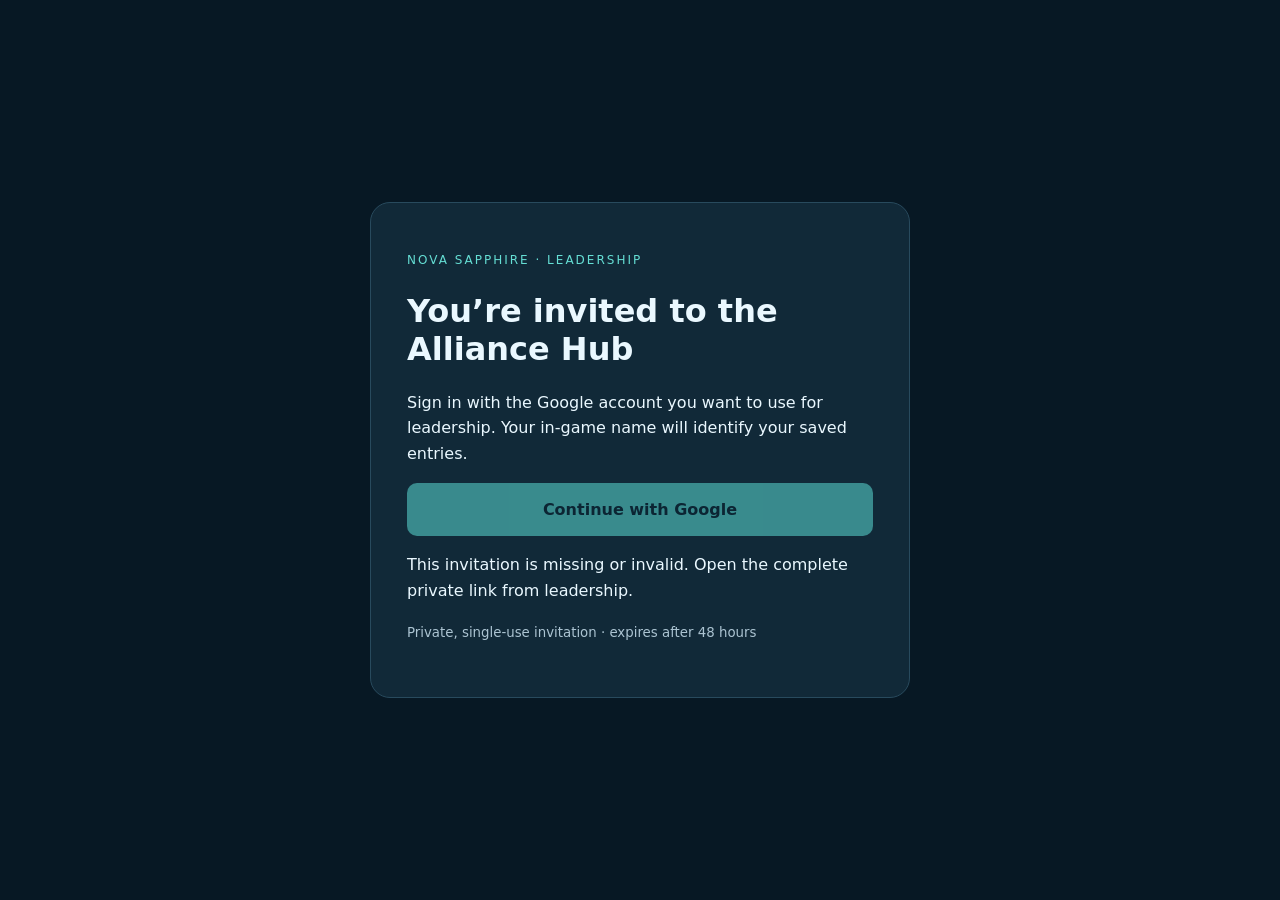
<file: leader-invite.html>
<!doctype html><html lang="en"><head><meta charset="utf-8"><meta name="viewport" content="width=device-width,initial-scale=1"><meta name="referrer" content="no-referrer"><title>Nova · Leadership invitation</title><style>*{box-sizing:border-box}body{margin:0;min-height:100dvh;display:grid;place-items:center;background:#071824;color:#eaf8ff;font:16px/1.6 system-ui;padding:24px}main{width:min(100%,540px);padding:36px;border:1px solid #284a5d;border-radius:20px;background:#112938}h1{line-height:1.2}.eyebrow{color:#65ded4;font-size:12px;letter-spacing:2px}button,a{font:inherit}button{width:100%;padding:14px;border:0;border-radius:10px;background:#5adbd4;color:#082330;font-weight:700;cursor:pointer}button:disabled{opacity:.55}a{color:#65ded4}small{color:#acc4d2}[hidden]{display:none!important}#status{min-height:1.6em}</style></head><body><main><p class="eyebrow">NOVA SAPPHIRE · LEADERSHIP</p><h1>You’re invited to the Alliance Hub</h1><p id="intro">Sign in with the Google account you want to use for leadership. Your in-game name will identify your saved entries.</p><p id="identity"></p><button id="google" disabled>Continue with Google</button><section id="details" hidden><h2 id="player"></h2><p>NvSP player records, reports, bounty reviews, events and announcements.</p><p><small>This invitation does not add Transfer Portal or owner Admin access. Accept only the invitation addressed to your own player.</small></p><button id="accept">Accept Alliance Hub invitation</button></section><p id="status" role="status">Checking invitation…</p><a id="open" href="./alliance-hub.html#roster" hidden>Open Alliance Hub →</a><p><small>Private, single-use invitation · expires after 48 hours</small></p></main><script type="module" src="./leader-invite.js"></script></body></html>
</file>
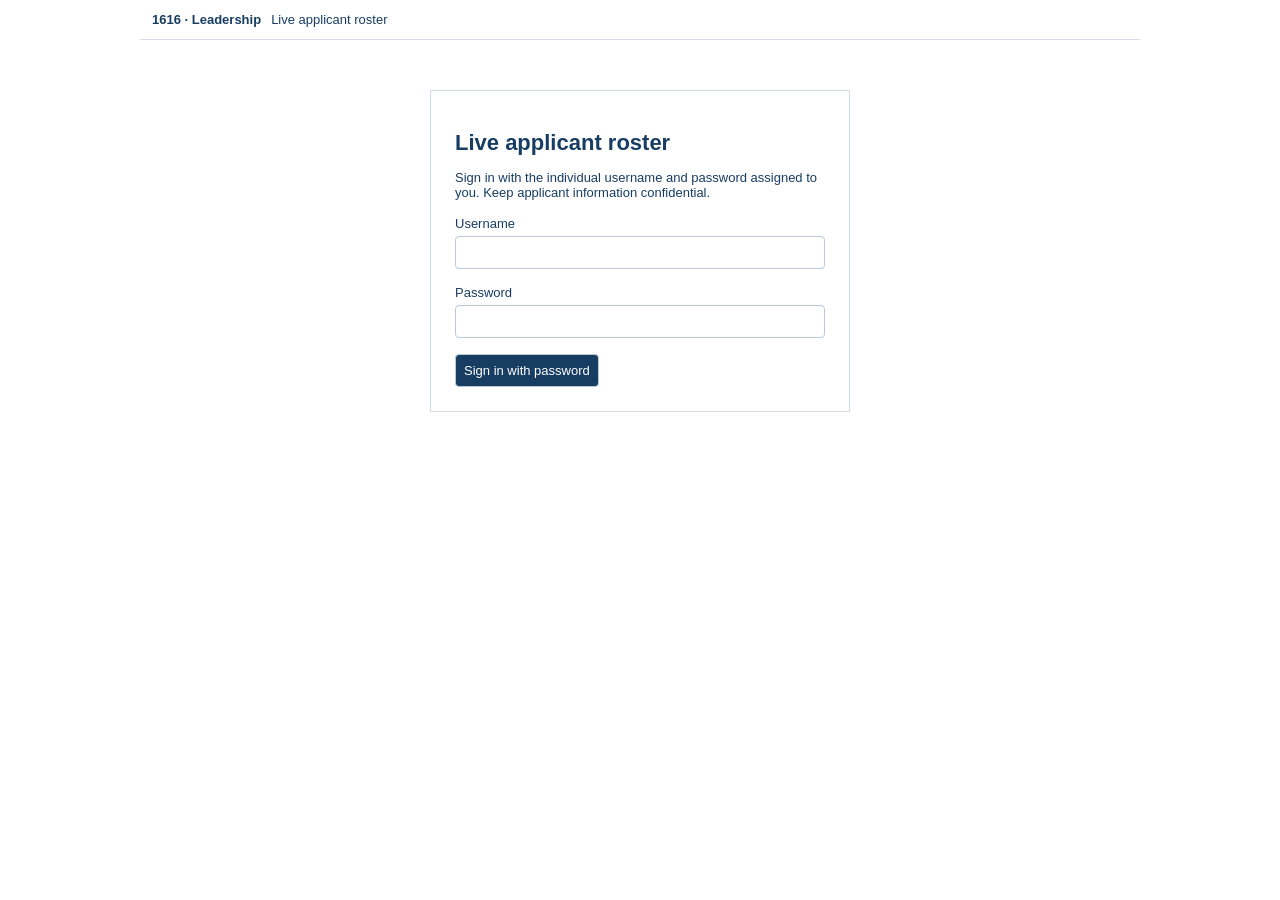
<file: leadership-report.html>
<!doctype html><html lang="en"><head><meta charset="utf-8"><meta name="viewport" content="width=device-width,initial-scale=1"><meta name="robots" content="noindex,nofollow"><meta name="referrer" content="no-referrer"><title>1616 · Live applicant roster</title><style>
*{box-sizing:border-box}body{margin:0;background:white;color:#183d63;font:13px Arial,sans-serif}.toolbar{max-width:1000px;margin:auto;padding:12px;display:flex;align-items:center;gap:10px;flex-wrap:wrap;border-bottom:1px solid #d3dde8}.toolbar span{flex:1}button,input{font:inherit;border:1px solid #bac8d8;border-radius:4px;padding:8px;background:white;color:#183d63}button{cursor:pointer}button:disabled{opacity:.6}main{max-width:420px;margin:50px auto;padding:24px;border:1px solid #d3dde8}h1{font-size:22px}label{display:grid;gap:5px;margin:16px 0}form button{background:#183d63;color:white}#status{max-width:1000px;margin:8px auto;padding:0 12px}iframe{display:block;border:0;width:100%;height:calc(100vh - 90px)}[hidden]{display:none!important}@media print{.toolbar,#status,main{display:none}iframe{height:auto}}
</style></head><body><div class="toolbar"><strong>1616 · Leadership</strong><span id="identity">Live applicant roster</span><button id="refresh" hidden>Refresh now</button><button id="logout" hidden>Sign out</button></div><p id="status" role="status" aria-live="polite"></p><main id="login"><h1>Live applicant roster</h1><p>Sign in with the individual username and password assigned to you. Keep applicant information confidential.</p><form id="login-form"><label>Username<input name="username" autocomplete="username" required></label><label>Password<input name="password" type="password" autocomplete="current-password" required></label><button>Sign in with password</button></form></main><iframe id="report" title="Applicant roster — search, sort and filter" hidden></iframe><script type="module" src="./leadership-report.js?v=bada-1"></script></body></html>
</file>
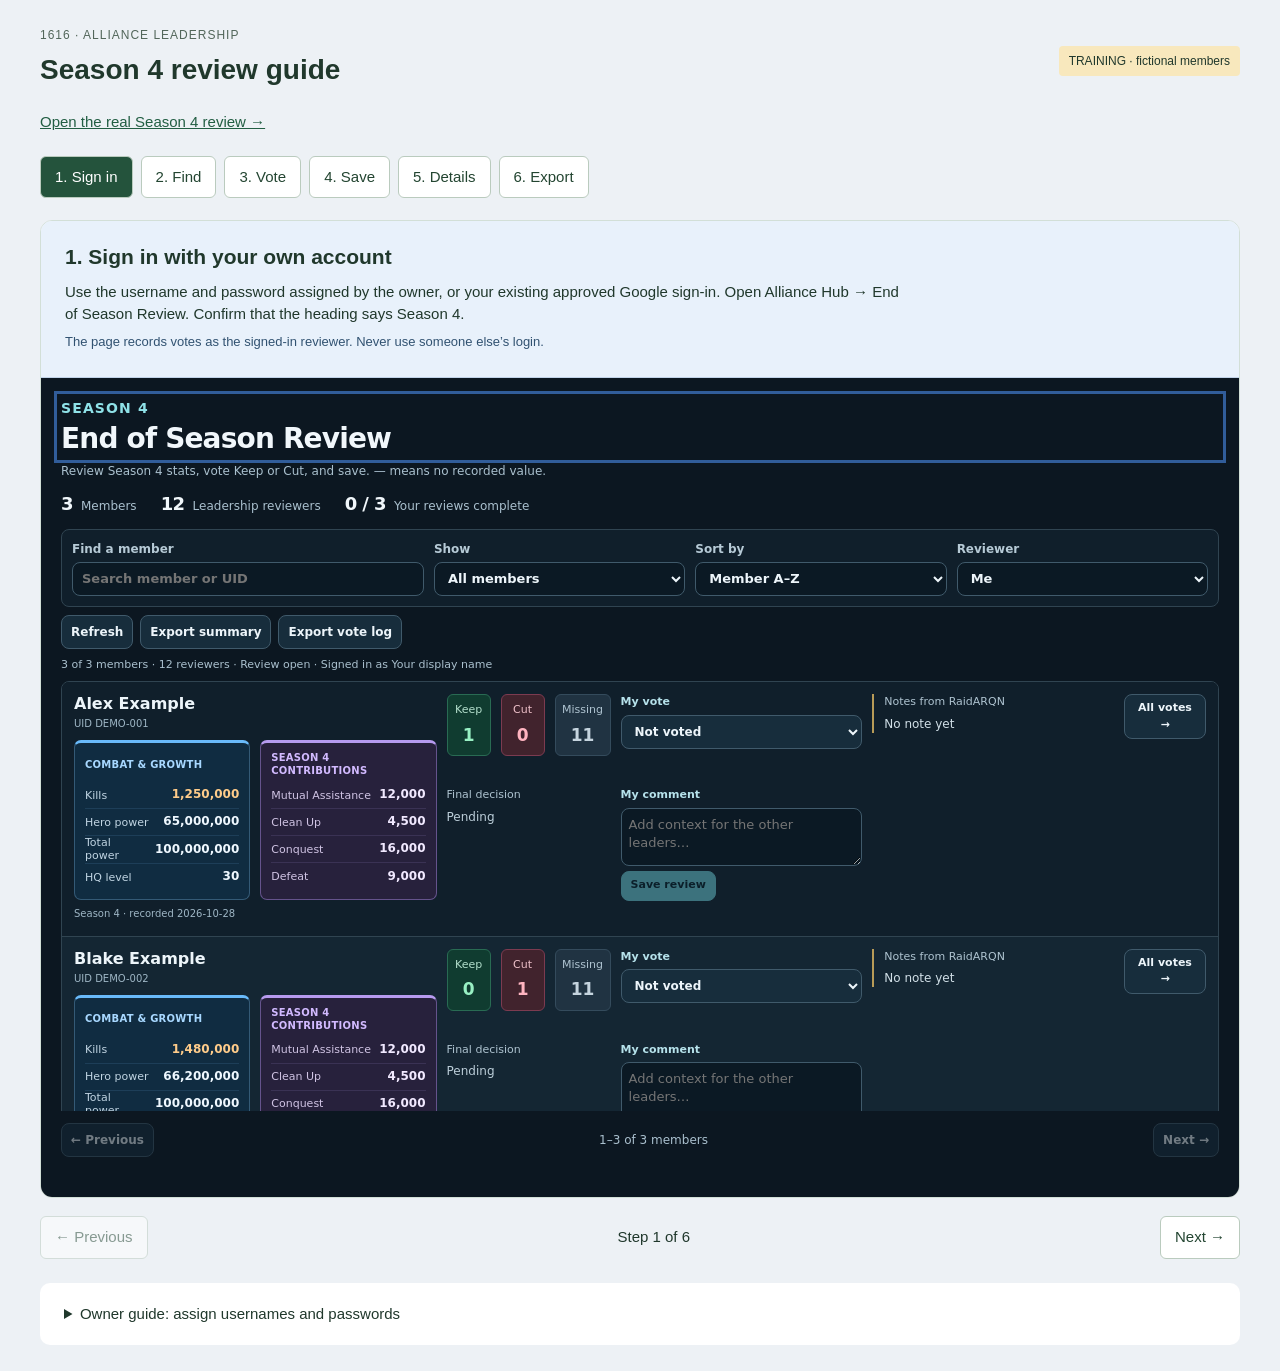
<file: season-review-guide.html>
<!doctype html>
<html lang="en"><head><meta charset="utf-8"><meta name="viewport" content="width=device-width,initial-scale=1"><meta name="robots" content="noindex,nofollow"><title>Season 4 · Review guide</title><link rel="stylesheet" href="./season-review.css?v=season4-colors7">
<style>
body{margin:0;background:#edf1f5;color:#20382c;font:15px/1.5 Arial,sans-serif}.training-shell{max-width:1200px;margin:auto;padding:26px 20px}header{display:flex;align-items:center;justify-content:space-between;gap:16px;flex-wrap:wrap}.eyebrow{font-size:12px;letter-spacing:1px;color:#52665a}h1{font-size:28px;margin:5px 0}button,select,input,textarea{font:inherit}button{padding:9px 14px;background:#fff;color:#234531;border:1px solid #bacbbe;border-radius:6px;cursor:pointer}button:disabled{opacity:.5;cursor:default}a{color:#225e43}.steps{display:flex;gap:8px;flex-wrap:wrap;margin:22px 0}.steps button[aria-current=step]{background:#24533c;color:#fff}.board{background:#fff;border:1px solid #d2dfd7;border-radius:12px;overflow:hidden}.coach{padding:20px 24px;background:#e8f1fb;border-bottom:1px solid #c1d3e8}.coach h2{margin:0 0 8px;font-size:21px}.coach p{margin:6px 0;max-width:850px}.coach .note{font-size:13px;color:#315271}.preview{padding:20px}.preview .review-header h1{font-size:14px}.preview .review-header h2{font-size:28px}.preview .hub-section[hidden]{display:none}.highlight{outline:3px solid #315d9a!important;outline-offset:4px!important}.training-controls{display:flex;align-items:center;justify-content:space-between;gap:12px;margin-top:18px}.demo-label{font-size:12px;padding:6px 10px;background:#f8e8bd;border-radius:4px}.owner-guide{background:#fff;padding:20px 24px;margin-top:24px;border-radius:10px}.owner-guide li{margin:12px 0}.owner-guide p{font-size:14px}.preview .review-scroll{max-height:430px;overflow:auto}.preview{background:#0c1721}.review-dialog{background:#122330;color:#edf5fa}.review-dialog td{line-height:1.5}@media(max-width:600px){.training-shell{padding:14px}.preview{padding:12px}.coach{padding:16px}.training-controls{flex-wrap:wrap}}
</style></head><body><main class="training-shell">
<header><div><div class="eyebrow">1616 · ALLIANCE LEADERSHIP</div><h1>Season 4 review guide</h1></div><span class="demo-label">TRAINING · fictional members</span></header>
<p><a href="./alliance-hub.html#review">Open the real Season 4 review →</a></p>
<nav class="steps" aria-label="Review steps"></nav>
<div class="board"><div class="coach" aria-live="polite"><h2 id="step-title"></h2><p id="step-body"></p><p class="note" id="step-note"></p></div>
<div class="preview"><nav hidden><button data-hub-view="contributions">Contributions</button></nav><div class="hub-section" hidden></div></div></div>
<div class="training-controls"><button id="previous" type="button">← Previous</button><span id="progress"></span><button id="next" type="button">Next →</button></div>
<details class="owner-guide"><summary>Owner guide: assign usernames and passwords</summary><ol><li>Open <strong>Alliance Hub → Administration → Logins & passwords</strong>.</li><li>Search for a reviewer’s in-game name and choose the <strong>Leadership</strong> account. Confirm the linked player is the right person.</li><li>Assign a unique username using 3–32 lowercase letters, numbers or underscores. Enter and confirm a password of 12–128 characters and a setup reason.</li><li>Choose <strong>Save login & password</strong>. Give that person their username, password and the Alliance Hub sign-in link privately. Existing passwords cannot be displayed. Reset one if necessary.</li><li>Repeat for all 12 reviewers. In Season 4, use <strong>View 12 reviewers</strong> to check the assigned names. Google-linked leaders can continue using their existing sign-in.</li><li>Write in the <strong>Notes from RaidARQN</strong> column beside any member and click <strong>Save note</strong>. All 12 reviewers can read these notes, but only you can edit them. These notes are separate from your vote comments and can be updated after voting closes.</li><li>Use <strong>Close review</strong> when voting ends. Only the owner can reopen voting or record final decisions. Disabling password login ends that account’s password sessions; leadership access is managed separately.</li></ol><p>Keep votes, comments and exported sheets within leadership. Do not share credentials. Each account represents one reviewer, including ClosetGamer808/HisNationalTreasurer as one person.</p></details>
</main>
<script type="module">
import {setupSeasonReview} from './season-review.js?v=season4-colors7';
const reviewers=Array.from({length:12},(_,i)=>({id:'reviewer-'+i,name:i===0?'Your display name':'Leader '+(i+1),active:true}));
let data={initialized:true,closed:false,version:1,actorId:reviewers[0].id,actorName:reviewers[0].name,canManage:false,canVote:true,reviewers,players:[{playerKey:'example-a',uid:'DEMO-001',name:'Alex Example',decision:'Pending'},{playerKey:'example-b',uid:'DEMO-002',name:'Blake Example',decision:'Pending'},{playerKey:'example-c',uid:'DEMO-003',name:'Casey Example',decision:'Pending'}],votes:[{playerKey:'example-a',reviewerId:'reviewer-1',vote:'Keep',comment:'Good event participation.',version:1,updatedAt:'2026-10-28T12:00:00Z'},{playerKey:'example-b',reviewerId:'reviewer-1',vote:'Cut',comment:'Missed several events.',version:1,updatedAt:'2026-10-28T12:00:00Z'}]};
setupSeasonReview({call:async input=>{if(input.kind==='season-contributions')return {players:data.players.map((p,i)=>({...p,season:4,rosterDate:'2026-10-28',profile:{kills:1250000+i*230000,heroPower:65000000+i*1200000,gamePower:100000000,hqLevel:30},scores:{mutualAssistance:12000,cleanUp:4500,conquest:16000,defeat:9000}}))};if(input.action==='hub-content-list')return structuredClone(data);if(input.operation==='vote'){let old=data.votes.find(v=>v.playerKey===input.playerKey&&v.reviewerId===data.actorId);const vote={playerKey:input.playerKey,reviewerId:data.actorId,vote:input.vote||null,comment:input.comment,version:(old?.version||0)+1,updatedAt:new Date().toISOString()};data.votes=data.votes.filter(v=>!(v.playerKey===input.playerKey&&v.reviewerId===data.actorId));data.votes.push(vote);return {ok:true,vote};}return {error:'This action is not available in training.'};}});
document.querySelector('[data-section=review]').hidden=false;document.querySelector('[data-section=review] .review-header a').remove();window.dispatchEvent(new Event('nova-review-open'));
const steps=[
 ['Sign in with your own account','Use the username and password assigned by the owner, or your existing approved Google sign-in. Open Alliance Hub → End of Season Review. Confirm that the heading says Season 4.','The page records votes as the signed-in reviewer. Never use someone else’s login.','.review-header'],
 ['Find members who need your review','Set Reviewer to Me, then choose Reviewer: not voted under Show. Search by member name or UID. Sort by Cut total, Keep total or missing votes to compare members.','Sorting and filtering change the view, not anyone’s votes.','.review-controls'],
 ['Choose Keep or Cut and explain','Read the blue Combat & growth panel and purple Season 4 contributions panel, then choose your vote directly beside the member, then add a useful comment about participation, communication or other relevant observations.','Only your own vote and comment are editable. A blank vote remains missing even if you leave a comment.','tbody tr:first-child textarea'],
 ['Save each member’s review','Click Save review on that member’s row. Wait for the Saved message before moving on. The Keep, Cut and Missing totals update after a successful save.','You can change your vote and save again while voting is open. If a save fails, your draft stays in the row.','tbody tr:first-child textarea'],
 ['Read all 12 leaders’ responses','Click All votes beside a member to see each reviewer’s vote, comment and save time. Not voted identifies missing responses. The Notes from RaidARQN column contains shared notes from the owner.','The totals are out of 12. A final decision is recorded separately by the owner; voting Cut does not remove a player.','tbody tr:first-child td:last-child button:last-child'],
 ['Sort, filter and export to Sheets','Filter by a particular reviewer, split votes, missing votes or members with Cut votes. Choose Export summary or Export vote log, then import the CSV into Google Sheets.','When importing to Sheets, turn off text-to-number/date/formula conversion to preserve long UIDs. Exports contain the members in the current filtered view. The vote log includes all 12 reviewers per visible member. These are snapshots; exporting does not sync or modify the linked Google Sheet.','.review-controls']
];
let current=0;const nav=document.querySelector('.steps');steps.forEach((s,i)=>{const b=document.createElement('button');b.type='button';b.textContent=(i+1)+'. '+['Sign in','Find','Vote','Save','Details','Export'][i];b.onclick=()=>show(i);nav.append(b);});
function show(i){current=i;document.getElementById('step-title').textContent=(i+1)+'. '+steps[i][0];document.getElementById('step-body').textContent=steps[i][1];document.getElementById('step-note').textContent=steps[i][2];document.querySelectorAll('.highlight').forEach(n=>n.classList.remove('highlight'));document.querySelector('.preview').querySelector(steps[i][3])?.classList.add('highlight');[...nav.children].forEach((b,j)=>b.setAttribute('aria-current',i===j?'step':'false'));document.getElementById('progress').textContent='Step '+(i+1)+' of '+steps.length;document.getElementById('previous').disabled=i===0;document.getElementById('next').textContent=i===steps.length-1?'Start again ↺':'Next →';}
document.getElementById('previous').onclick=()=>show(Math.max(0,current-1));document.getElementById('next').onclick=()=>show((current+1)%steps.length);show(0);
</script></body></html>
</file>
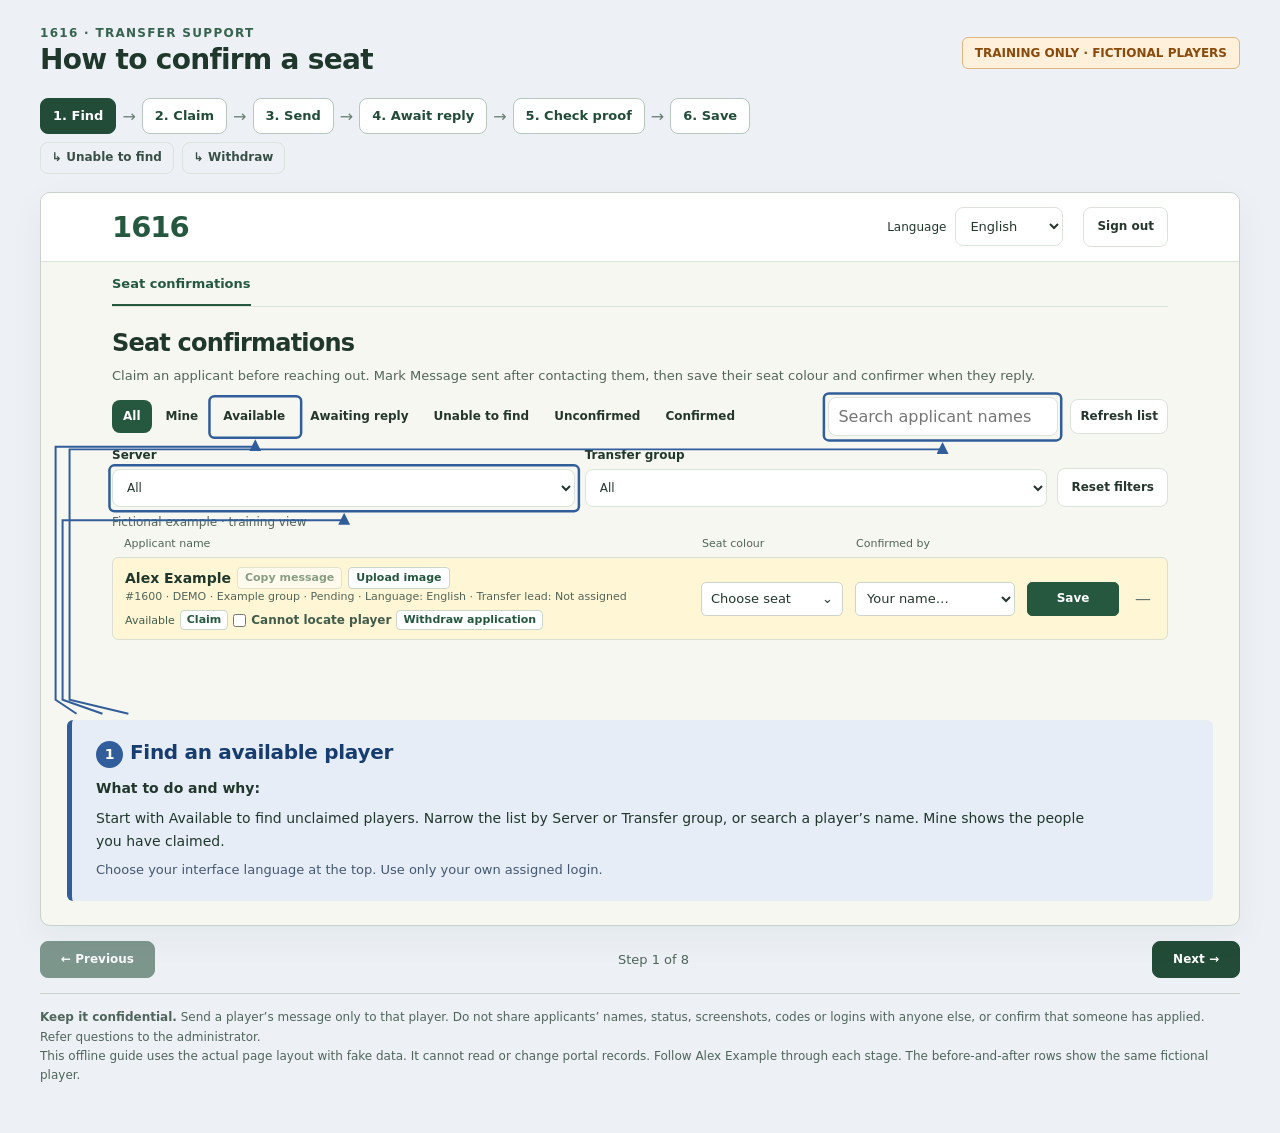
<file: seat-confirmation-guide.html>
<!doctype html><html lang="en"><head><meta charset="utf-8"><meta name="viewport" content="width=device-width, initial-scale=1"><meta name="robots" content="noindex,nofollow"><title>1616 · Seat confirmation instructions</title><style>:root{font-family:Inter,ui-sans-serif,system-ui,-apple-system,BlinkMacSystemFont,"Segoe UI",sans-serif;color:#25372c;background:#f5f6f1;font-synthesis:none}*{box-sizing:border-box}body{margin:0}main{margin:0}header{display:flex;justify-content:space-between;align-items:center;gap:20px;padding:18px max(32px,calc((100% - 1056px)/2));border-bottom:1px solid #dbe4da;background:#fff}.brand{font-size:29px;font-weight:800;text-decoration:none;color:#25583f;letter-spacing:-1px}.header-actions{display:flex;gap:20px;align-items:center}.header-actions label{display:flex;flex-direction:row;align-items:center;gap:9px;flex:none;font-size:12px;font-weight:500}.header-actions select{font:inherit;font-size:13px;max-width:165px;padding:10px;border:1px solid #dbe4da;border-radius:8px;background:#fff;color:#25372c}button,input,textarea{font:inherit}button{border:1px solid #dbe4da;border-radius:8px;padding:11px 13px;background:#fff;color:#25372c;cursor:pointer;font-size:12px;font-weight:600;line-height:1.3}button:hover{background:#eaf1e8}button:focus-visible,input:focus-visible,textarea:focus-visible,a:focus-visible,select:focus-visible{outline:3px solid #689f7f;outline-offset:3px}button:disabled{opacity:.55;cursor:default}.intro,.directory,#copy-status,footer{max-width:1120px;margin:auto;padding-inline:32px}.intro{padding-top:28px}.back-to-hub{display:inline-block;color:#25583f;font-size:13px;margin-bottom:18px}h1{font-size:29px;line-height:1.2;letter-spacing:-.8px;margin:0 0 22px}.guidance-panel{margin:0 0 24px;background:#eaf1e8;border-radius:12px;padding:18px 20px}.guidance-panel h2{font-size:14px;line-height:1.5;color:#25583f;margin:0}.guidance{margin:8px 0 0;font-size:13px;line-height:1.65;max-width:900px}.toolbar{display:flex;gap:16px;align-items:end}.toolbar label{max-width:460px}label{display:flex;flex-direction:column;gap:7px;flex:1;font-size:12px;font-weight:600}input{width:100%;border:1px solid #dbe4da;border-radius:8px;background:#fff;padding:12px;font-size:16px;font-weight:400}.toolbar>button{margin-inline-start:auto;margin-bottom:2px}#directory-status{font-size:12px;color:#64756b;margin:12px 0 16px}ul{list-style:none;padding:0;margin:0}#applicants>li{background:#fff;border:1px solid #dbe4da;border-radius:12px;padding:19px 20px;margin:0 0 12px}.applicant-heading{display:flex;justify-content:space-between;align-items:center;gap:14px}.applicant-identity{min-width:0}.applicant-identity>strong{display:block;font-size:17px;font-weight:700;overflow-wrap:anywhere}.applicant-review{display:flex;flex-wrap:wrap;align-items:center;gap:7px 12px;margin-top:5px}.applicant-status{border-radius:5px;background:#eaf1e8;color:#25583f;padding:3px 8px;font-size:11px;font-weight:600}.applicant-status[data-status="Declined"]{background:#fff1eb;color:#8a4735}.applicant-approval{font-size:11px;color:#64756b}li button{flex-shrink:0;background:#25583f;color:#fff;border-color:#25583f}li button:hover{background:#173f2c}.applicant-facts{display:grid;grid-template-columns:repeat(3,minmax(0,1fr));gap:14px;margin:16px 0 0}.applicant-facts dt{font-size:11px;color:#64756b;margin-bottom:4px}.applicant-facts dd{margin:0;font-size:13px;font-weight:600;overflow-wrap:anywhere}.applicant-rejection{margin-top:15px;padding:11px 13px;border-radius:7px;background:#fff1eb;color:#8a4735}.applicant-rejection strong{font-size:12px}.applicant-rejection p{font-size:12px;line-height:1.65;white-space:pre-wrap;margin:4px 0 0;overflow-wrap:anywhere}.unavailable{font-size:12px;color:#64756b;max-width:230px;text-align:end}#copy-status{min-height:32px;padding-block:8px;color:#25583f;font-weight:600;font-size:14px}footer{text-align:center;color:#64756b;font-size:11px;padding-block:20px 28px}dialog{border:1px solid #cad6cc;border-radius:12px;padding:24px;width:min(600px,calc(100% - 32px));color:#25372c;box-shadow:0 20px 80px #10231838}dialog::backdrop{background:#18291fcc}dialog h2{margin-top:0}textarea{width:100%;min-height:180px;padding:14px;border:1px solid #bacbbf;border-radius:8px;line-height:1.6;margin-bottom:18px}html[dir=rtl] h1{letter-spacing:0}@media(max-width:650px){header{padding:18px}.intro,.directory,#copy-status,footer{padding-inline:18px}.intro{padding-top:24px}h1{font-size:25px}.header-actions{gap:10px;align-items:end}.header-actions label{flex-direction:column;align-items:start;gap:5px}.header-actions select{max-width:130px}.guidance-panel{padding:15px}.applicant-facts{grid-template-columns:repeat(2,minmax(0,1fr));gap:16px}#applicants>li{padding:16px}.toolbar{gap:10px}.toolbar label{min-width:0}.toolbar>button{max-width:125px}.applicant-heading button{max-width:46%;overflow-wrap:anywhere}.applicant-review{align-items:start;flex-direction:column;gap:5px}.unavailable{max-width:45%}}@media(max-width:360px){.header-actions select{max-width:110px}.header-actions button{padding:11px 9px}}@media(pointer:coarse){button,select{min-height:44px}}

.applicant-facts .seat-colour{display:inline-block;padding:3px 8px;border-radius:5px}.seat-colour[data-colour="Gold"]{background:#fff2cd;color:#795100}.seat-colour[data-colour="Purple"]{background:#f0e6fb;color:#7436a1}.seat-colour[data-colour="Blue"]{background:#e3f0fc;color:#175f9d}.seat-colour[data-colour="White"]{background:#f0f2f5;color:#535d70}

.applicant-tabs{display:flex;gap:24px;border-bottom:1px solid #dbe4da;margin:0 0 22px}.applicant-tabs a{padding:13px 0;color:#52655a;text-decoration:none;font-size:13px;line-height:1.4}.applicant-tabs a[aria-current=page]{color:#25583f;font-weight:600;box-shadow:inset 0 -2px #25583f}.intro:has(.applicant-tabs){padding-top:0}

.messenger-filters{display:flex;flex-wrap:wrap;align-items:end;gap:10px;margin-top:12px}.messenger-filters label{flex:1 1 150px;min-width:0}.messenger-filters select{width:100%;min-width:0;font:inherit;font-weight:400;padding:10px;border:1px solid #dbe4da;border-radius:8px;background:#fff;color:#25372c}.messenger-filters>button{align-self:end}@media(max-width:650px){.messenger-filters label{flex-basis:calc(50% - 10px)}}
.seat-workspace{max-width:1120px;padding:0 32px;margin:auto}.seat-workspace h1{font-size:24px;margin:0 0 8px}.seat-workspace .back-to-hub{margin:0 0 14px}.seat-guidance{font-size:13px;line-height:1.5;color:#52655a;margin:0 0 18px}.seat-toolbar{display:flex;gap:12px;align-items:center;flex-wrap:wrap}.seat-toolbar input{width:230px;margin-inline-start:auto;padding:9px;font-size:16px}.seat-toolbar>button{padding:9px}.seat-toolbar #seat-filters{display:flex;gap:3px;flex-wrap:wrap}.seat-toolbar [data-filter]{border-color:transparent;background:transparent;padding:8px 10px}.seat-toolbar [aria-pressed=true]{background:#25583f;color:#fff}#seat-status{font-size:12px;color:#52655a;margin:12px 0}.seat-columns,.seat-row{display:grid;grid-template-columns:minmax(180px,1fr) 142px 160px 92px 24px;gap:12px;align-items:center}.seat-columns{font-size:11px;color:#52655a;padding:0 12px 7px}.seat-row{background:#fff6d5;border:1px solid #d9dfd3;border-radius:6px;padding:9px 12px;margin-bottom:6px;min-height:60px}.seat-row[data-confirmed=true]{background:#e5f3e7}.seat-identity{min-width:0}.seat-identity strong{font-size:14px;overflow-wrap:anywhere;display:block}.seat-meta,.seat-saved-by{font-size:11px;line-height:1.5;color:#52655a;display:block;overflow-wrap:anywhere}.seat-picker{position:relative;min-width:0}.seat-picker summary{list-style:none;display:flex;gap:6px;align-items:center;font-size:13px;background:#fff;border:1px solid #cbd5c9;border-radius:5px;padding:7px 9px;min-height:34px;cursor:pointer}.seat-picker summary::-webkit-details-marker{display:none}.seat-picker summary:focus-visible{outline:3px solid #689f7f;outline-offset:3px}.seat-picker .seat-arrow{margin-inline-start:auto}.seat-options{position:absolute;inset-inline-start:0;top:calc(100% + 4px);width:max(100%,150px);z-index:5;padding:4px;background:#fff;border:1px solid #cbd5c9;border-radius:6px;box-shadow:0 7px 22px #26372c22}.seat-options button{display:flex;gap:9px;align-items:center;width:100%;font-size:13px;text-align:start;background:#fff;color:#25372c;border:0;border-radius:4px;padding:8px}.seat-options button:hover{background:#eaf1e8}.seat-row select{font:inherit;font-size:13px;border:1px solid #cbd5c9;background:#fff;border-radius:5px;padding:7px;min-width:0;width:100%;min-height:34px;color:#25372c}.seat-save{padding:8px 7px;background:#25583f;color:#fff;border:1px solid #25583f;border-radius:5px;font-size:12px;overflow-wrap:anywhere}.seat-save:hover{background:#173f2c}.seat-mark{display:flex;justify-content:center;font-size:22px;color:#287340;font-weight:700}.seat-mark[data-pending=true]{color:#65756a;font-weight:400;font-size:16px}.seat-icon{width:19px;height:19px;flex:none;stroke:currentColor;stroke-width:2;fill:none;stroke-linecap:round;stroke-linejoin:round}.seat-icon[data-colour=Gold]{color:#a97400}.seat-icon[data-colour=Purple]{color:#873cb7}.seat-icon[data-colour=Blue]{color:#236fbb}.seat-icon[data-colour=White]{color:#687570;fill:#fff}#seat-notice{font-size:13px;color:#25583f;min-height:20px;margin:14px 0}.seat-row:nth-last-child(-n+2) .seat-options{top:auto;bottom:calc(100% + 4px)}[hidden]{display:none!important}.seat-row[data-busy=true] summary{pointer-events:none;opacity:.55}
@media(max-width:800px){.seat-columns,.seat-row{grid-template-columns:minmax(130px,1fr) 120px 125px 85px 20px;gap:8px}.seat-workspace{padding-inline:18px}}
@media(max-width:650px){.seat-columns{display:none}.seat-row{grid-template-columns:minmax(0,1fr) minmax(0,1fr) 70px 18px;padding:10px 8px;gap:7px}.seat-identity{grid-column:1 / 4}.seat-picker{grid-column:1;grid-row:2}.seat-row select{grid-column:2;grid-row:2;font-size:16px}.seat-save{grid-column:3;grid-row:2}.seat-mark{grid-column:4;grid-row:1 / 3}.seat-picker summary{padding:7px 5px;font-size:12px;gap:4px}.seat-icon{width:16px;height:16px}.seat-toolbar input{flex:1;width:150px}.seat-toolbar #seat-filters{width:100%}.seat-workspace h1{font-size:23px}}
@media(pointer:coarse){.seat-row button,.seat-row select,.seat-picker summary{min-height:44px}}

.seat-name-line{display:flex;align-items:center;gap:10px;flex-wrap:wrap}.seat-row .seat-copy{font-size:11px;padding:3px 7px;min-height:0;background:#fff;color:#25583f;border:1px solid #cbd5c9;border-radius:4px;white-space:nowrap}.seat-row .seat-copy:hover{background:#eaf1e8}.seat-row .seat-copy:disabled{cursor:default;opacity:.55}@media(pointer:coarse){.seat-row .seat-copy{min-height:44px}}

.seat-name-line{gap:6px}.seat-image-dialog{width:min(720px,calc(100vw - 36px));max-height:90vh;overflow:auto}.seat-image-dialog img{display:block;max-width:100%;max-height:65vh;width:auto;height:auto;margin:12px auto;object-fit:contain}.seat-image-dialog p{font-size:12px}.seat-image-actions{display:flex;gap:10px;justify-content:flex-end}

.seat-outreach{display:flex;align-items:center;flex-wrap:wrap;gap:5px;font-size:11px;color:#425c4b;margin-top:4px}.seat-row .seat-reassign{width:auto;max-width:130px;min-height:24px;padding:2px 4px;font-size:11px}.seat-followup{color:#925b16}.seat-outreach .seat-copy{padding:2px 6px}

.seat-row[data-unable="true"]{background:#fff0dc;border-color:#da8221;border-inline-start:4px solid #c56b09}.seat-warning{color:#9a4e00;font-size:1.2rem}.seat-missing{display:inline-flex;flex-direction:row;flex:none;align-items:center;gap:5px;font-size:12px;cursor:pointer}.seat-missing input{width:auto;min-height:0;margin:0;accent-color:#c56b09}

body{margin:0;background:#edf1f5;color:#20382c}.training-shell{max-width:1240px;margin:auto;padding:26px 20px 36px}.training-header{display:flex;align-items:center;justify-content:space-between;gap:20px;margin-bottom:16px}.training-header h1{margin:3px 0;font-size:28px;letter-spacing:-.7px}.eyebrow{font-size:12px;font-weight:700;letter-spacing:1.3px;color:#37634e}.demo-badge{background:#fff0dc;color:#8a4a0b;border:1px solid #dfb67f;padding:8px 12px;border-radius:6px;font-size:12px;font-weight:700}.workflow{display:flex;flex-wrap:wrap;align-items:center;gap:6px;margin:18px 0 8px}.workflow button{padding:9px 12px;background:white;color:#224c39;border:1px solid #b7c8bd;font-size:13px}.workflow button[aria-current="step"]{background:#234c38;color:white;border-color:#234c38}.flow-arrow{color:#688174}.branches{display:flex;gap:8px;margin:8px 0 18px;flex-wrap:wrap}.branches button{font-size:12px;padding:7px 11px;background:transparent;color:#384f45}.branches button[aria-current="step"]{background:#fff0dc;border-color:#c6802b}.training-board{position:relative;background:#f6f7f1;border:1px solid #c7d2ca;border-radius:10px;overflow:hidden;box-shadow:0 12px 35px #1735230c}.training-board header{padding-top:14px;padding-bottom:14px}.training-board footer{display:none}.training-board .seat-workspace{padding-bottom:28px}.training-board #seat-notice{display:none}.training-board .seat-row{margin-bottom:8px}.training-board main{pointer-events:none}.training-board .seat-save{opacity:1}.training-board .coach{position:relative;margin:44px 26px 24px;padding:20px 24px;background:#e7edf6;border-left:5px solid #315d9a;border-radius:6px;max-width:none;min-height:136px}.coach h2{font-size:20px;margin:0 0 9px;letter-spacing:-.3px;color:#173d70}.coach p{font-size:14px;line-height:1.6;margin:0 0 8px;max-width:1000px}.coach .rule{color:#425771;font-size:13px;margin:0}.number{display:inline-flex;align-items:center;justify-content:center;background:#315d9a;color:#fff;border-radius:50%;width:27px;height:27px;margin-right:7px;font-size:14px}.arrow-layer{position:absolute;inset:0;width:100%;height:100%;pointer-events:none;overflow:visible}.guide-controls{display:flex;align-items:center;justify-content:space-between;gap:12px;margin:15px 0}.guide-controls button{background:#234c38;color:white;border-color:#234c38;padding:10px 20px}.guide-controls span{font-size:13px;color:#4c6658}.confidential{border-top:1px solid #c7d2ca;padding-top:14px;font-size:12px;line-height:1.6;color:#4f655a}.example-result{font-size:12px;color:#3f6c4a;margin:18px 0 8px}.training-board a{pointer-events:none}.training-board .header-actions{pointer-events:none}.training-board .seat-toolbar input{max-width:230px}.training-board #seat-status{margin:8px 0}.training-board .seat-guidance{margin-bottom:12px}@media(max-width:650px){.training-shell{padding:16px 10px}.training-header{align-items:start;flex-direction:column;gap:8px}.training-header h1{font-size:24px}.training-board .coach{margin:40px 12px 12px;padding:15px}.workflow{gap:5px}.workflow button{padding:9px}.training-board header{padding:14px 18px}.training-board .seat-workspace{padding-bottom:5px}.training-board .seat-toolbar input{max-width:none}.guide-controls button{padding:10px 14px}}@media print{body{background:white}.training-shell{padding:0}.guide-controls,.confidential{display:none}.training-board{box-shadow:none}button{print-color-adjust:exact}.training-board,.coach{-webkit-print-color-adjust:exact;print-color-adjust:exact}}
</style></head><body><div class="training-shell"><div class="training-header"><div><div class="eyebrow">1616 · TRANSFER SUPPORT</div><h1>How to confirm a seat</h1></div><span class="demo-badge">TRAINING ONLY · FICTIONAL PLAYERS</span></div><div class="workflow" aria-label="Seat confirmation workflow"></div><div class="branches" aria-label="Exceptions"></div><div class="training-board" id="board"><div id="page"></div><section class="coach" aria-live="polite"><h2 id="step-title"></h2><p><strong>What to do and why:</strong></p><p id="step-body"></p><p id="step-note" class="rule"></p></section><svg class="arrow-layer" aria-hidden="true"></svg></div><div class="guide-controls"><button id="previous">← Previous</button><span id="progress"></span><button id="next">Next →</button></div><p class="confidential"><strong>Keep it confidential.</strong> Send a player’s message only to that player. Do not share applicants’ names, status, screenshots, codes or logins with anyone else, or confirm that someone has applied. Refer questions to the administrator.<br>This offline guide uses the actual page layout with fake data. It cannot read or change portal records. Follow Alex Example through each stage. The before-and-after rows show the same fictional player.</p></div><script>
const mainMarkup="<main id=\"seat-confirmations\">\n<header><a class=\"brand\" href=\"./seat-confirmations.html\">1616</a><div class=\"header-actions\"><label for=\"messenger-language\"><span data-common=\"language\">Language</span><select id=\"messenger-language\"><option value=\"en\">English</option><option value=\"ko\">\ud55c\uad6d\uc5b4</option><option value=\"vi\">Ti\u1ebfng Vi\u1ec7t</option><option value=\"de\">Deutsch</option><option value=\"fr\">Fran\u00e7ais</option><option value=\"pt\">Portugu\u00eas</option><option value=\"es\">Espa\u00f1ol</option><option value=\"ar\">\u0627\u0644\u0639\u0631\u0628\u064a\u0629</option></select></label><button id=\"sign-out\" type=\"button\" data-common=\"signOut\">Sign out</button></div></header>\n<div class=\"seat-workspace\"><nav class=\"applicant-tabs\" aria-label=\"Applicant support\"><a href=\"./seat-confirmations.html\" aria-current=\"page\" data-seat=\"title\">Seat confirmations</a></nav>\n<a class=\"back-to-hub\" href=\"./live.html\" hidden=\"\" data-common=\"back\">\u2190 Transfer Hub</a><h1 data-seat=\"title\">Seat confirmations</h1><p class=\"seat-guidance\" data-seat=\"outreachGuidance\">Claim an applicant before reaching out. Mark Message sent after contacting them, then save their seat colour and confirmer when they reply.</p>\n<div class=\"seat-toolbar\"><div id=\"seat-filters\" role=\"group\" aria-label=\"Seat confirmations\"><button type=\"button\" data-filter=\"all\" aria-pressed=\"true\">All 4</button><button type=\"button\" data-filter=\"mine\" aria-pressed=\"false\">Mine 2</button><button type=\"button\" data-filter=\"available\" aria-pressed=\"false\">Available 1</button><button type=\"button\" data-filter=\"awaiting\" aria-pressed=\"false\">Awaiting reply 1</button><button type=\"button\" data-filter=\"unable\" aria-pressed=\"false\">Unable to find 1</button><button type=\"button\" data-filter=\"unconfirmed\" aria-pressed=\"false\">Unconfirmed 3</button><button type=\"button\" data-filter=\"confirmed\" aria-pressed=\"false\">Confirmed 1</button></div><input id=\"seat-search\" type=\"search\" placeholder=\"Search applicant names\u2026\" aria-label=\"Applicant name\" autocomplete=\"off\"><button id=\"refresh\" type=\"button\" data-common=\"refresh\">Refresh list</button></div><div class=\"messenger-filters\"><label for=\"filter-server\"><span>Server</span><select id=\"filter-server\"><option value=\"\">All</option><option value=\"&quot;1600&quot;\">1600</option></select></label><label for=\"filter-transferGroup\"><span>Transfer group</span><select id=\"filter-transferGroup\"><option value=\"\">All</option><option value=\"&quot;Example group&quot;\">Example group</option></select></label><button type=\"button\">Reset filters</button></div>\n<p id=\"seat-status\" role=\"status\" aria-live=\"polite\">Showing 4 of 5 applicants</p><div class=\"seat-columns\" aria-hidden=\"true\"><span data-common=\"name\">Applicant name</span><span data-seat=\"seat\">Seat colour</span><span data-seat=\"by\">Confirmed by</span><span></span><span></span></div><ul id=\"seat-list\" aria-label=\"Seat confirmations\"><li class=\"seat-row\" data-unable=\"false\" data-confirmed=\"false\" data-busy=\"false\"><div class=\"seat-identity\"><div class=\"seat-name-line\"><strong dir=\"auto\">Alex Example</strong><button class=\"seat-copy\" type=\"button\" data-copy-seat-message=\"a\" aria-label=\"Copy message for Alex Example\" disabled=\"\" title=\"Claim this applicant before copying the message.\">Copy message</button><button class=\"seat-copy seat-image-button\" type=\"button\" aria-label=\"Upload image \u00b7 Alex Example\">Upload image</button></div><span class=\"seat-meta\">#1600 \u00b7 DEMO \u00b7 Example group \u00b7 Pending \u00b7 Language: English \u00b7 Transfer lead: Not assigned</span><div class=\"seat-outreach\"><span title=\"Contact owner\">Available</span><button class=\"seat-copy\" type=\"button\" aria-label=\"Claim \u00b7 Alex Example\">Claim</button><label class=\"seat-missing\" title=\"Uncheck to return this player to the main queue.\"><input type=\"checkbox\">Cannot locate player</label><button class=\"seat-copy\" type=\"button\" aria-label=\"Withdraw application \u00b7 Alex Example\">Withdraw application</button></div></div><details class=\"seat-picker\"><summary aria-label=\"Seat colour \u00b7 Alex Example\" aria-disabled=\"false\"><span>Choose seat</span><span class=\"seat-arrow\">\u2304</span></summary><div class=\"seat-options\"><button type=\"button\"><svg viewBox=\"0 0 24 24\" class=\"seat-icon\" aria-hidden=\"true\" data-colour=\"Gold\"><rect x=\"6\" y=\"2\" width=\"12\" height=\"13\" rx=\"3\"></rect><path d=\"M3 10v8h18v-8M6 18v4M18 18v4M3 14h18\"></path></svg><span>Gold</span></button><button type=\"button\"><svg viewBox=\"0 0 24 24\" class=\"seat-icon\" aria-hidden=\"true\" data-colour=\"Purple\"><rect x=\"6\" y=\"2\" width=\"12\" height=\"13\" rx=\"3\"></rect><path d=\"M3 10v8h18v-8M6 18v4M18 18v4M3 14h18\"></path></svg><span>Purple</span></button><button type=\"button\"><svg viewBox=\"0 0 24 24\" class=\"seat-icon\" aria-hidden=\"true\" data-colour=\"Blue\"><rect x=\"6\" y=\"2\" width=\"12\" height=\"13\" rx=\"3\"></rect><path d=\"M3 10v8h18v-8M6 18v4M18 18v4M3 14h18\"></path></svg><span>Blue</span></button><button type=\"button\"><svg viewBox=\"0 0 24 24\" class=\"seat-icon\" aria-hidden=\"true\" data-colour=\"White\"><rect x=\"6\" y=\"2\" width=\"12\" height=\"13\" rx=\"3\"></rect><path d=\"M3 10v8h18v-8M6 18v4M18 18v4M3 14h18\"></path></svg><span>White</span></button></div></details><select aria-label=\"Confirmed by \u00b7 Alex Example\"><option value=\"\">Your name\u2026</option><option value=\"helper\">Your display name</option></select><button class=\"seat-save\" type=\"button\" aria-label=\"Save \u00b7 Alex Example\" disabled=\"\">Save</button><span class=\"seat-mark\" data-pending=\"true\" role=\"img\" aria-label=\"Not confirmed\">\u2014</span></li><li class=\"seat-row\" data-unable=\"false\" data-confirmed=\"false\" data-busy=\"false\"><div class=\"seat-identity\"><div class=\"seat-name-line\"><strong dir=\"auto\">Alex Example</strong><button class=\"seat-copy\" type=\"button\" data-copy-seat-message=\"b\" aria-label=\"Copy message for Alex Example\">Copy message</button><button class=\"seat-copy seat-image-button\" type=\"button\" aria-label=\"Upload image \u00b7 Alex Example\">Upload image</button></div><span class=\"seat-meta\">#1600 \u00b7 DEMO \u00b7 Example group \u00b7 Pending \u00b7 Language: English \u00b7 Transfer lead: Not assigned</span><div class=\"seat-outreach\"><span title=\"Contact owner\">Working on it \u00b7 Your display name</span><button class=\"seat-copy\" type=\"button\" aria-label=\"Message sent \u00b7 Alex Example\">Message sent</button><button class=\"seat-copy\" type=\"button\" aria-label=\"Release \u00b7 Alex Example\">Release</button><label class=\"seat-missing\" title=\"Uncheck to return this player to the main queue.\"><input type=\"checkbox\">Cannot locate player</label><button class=\"seat-copy\" type=\"button\" aria-label=\"Withdraw application \u00b7 Alex Example\">Withdraw application</button></div></div><details class=\"seat-picker\"><summary aria-label=\"Seat colour \u00b7 Alex Example\" aria-disabled=\"false\"><span>Choose seat</span><span class=\"seat-arrow\">\u2304</span></summary><div class=\"seat-options\"><button type=\"button\"><svg viewBox=\"0 0 24 24\" class=\"seat-icon\" aria-hidden=\"true\" data-colour=\"Gold\"><rect x=\"6\" y=\"2\" width=\"12\" height=\"13\" rx=\"3\"></rect><path d=\"M3 10v8h18v-8M6 18v4M18 18v4M3 14h18\"></path></svg><span>Gold</span></button><button type=\"button\"><svg viewBox=\"0 0 24 24\" class=\"seat-icon\" aria-hidden=\"true\" data-colour=\"Purple\"><rect x=\"6\" y=\"2\" width=\"12\" height=\"13\" rx=\"3\"></rect><path d=\"M3 10v8h18v-8M6 18v4M18 18v4M3 14h18\"></path></svg><span>Purple</span></button><button type=\"button\"><svg viewBox=\"0 0 24 24\" class=\"seat-icon\" aria-hidden=\"true\" data-colour=\"Blue\"><rect x=\"6\" y=\"2\" width=\"12\" height=\"13\" rx=\"3\"></rect><path d=\"M3 10v8h18v-8M6 18v4M18 18v4M3 14h18\"></path></svg><span>Blue</span></button><button type=\"button\"><svg viewBox=\"0 0 24 24\" class=\"seat-icon\" aria-hidden=\"true\" data-colour=\"White\"><rect x=\"6\" y=\"2\" width=\"12\" height=\"13\" rx=\"3\"></rect><path d=\"M3 10v8h18v-8M6 18v4M18 18v4M3 14h18\"></path></svg><span>White</span></button></div></details><select aria-label=\"Confirmed by \u00b7 Alex Example\"><option value=\"\">Your name\u2026</option><option value=\"helper\">Your display name</option></select><button class=\"seat-save\" type=\"button\" aria-label=\"Save \u00b7 Alex Example\" disabled=\"\">Save</button><span class=\"seat-mark\" data-pending=\"true\" role=\"img\" aria-label=\"Not confirmed\">\u2014</span></li><li class=\"seat-row\" data-unable=\"false\" data-confirmed=\"false\" data-busy=\"false\"><div class=\"seat-identity\"><div class=\"seat-name-line\"><strong dir=\"auto\">Alex Example</strong><button class=\"seat-copy\" type=\"button\" data-copy-seat-message=\"c\" aria-label=\"Copy message for Alex Example\">Copy message</button><button class=\"seat-copy seat-image-button\" type=\"button\" aria-label=\"Upload image \u00b7 Alex Example\">Upload image</button></div><span class=\"seat-meta\">#1600 \u00b7 DEMO \u00b7 Example group \u00b7 Pending \u00b7 Language: English \u00b7 Transfer lead: Not assigned</span><div class=\"seat-outreach\"><span title=\"Contact owner\">Awaiting reply \u00b7 Your display name</span><button class=\"seat-copy\" type=\"button\" aria-label=\"Release \u00b7 Alex Example\">Release</button><label class=\"seat-missing\" title=\"Uncheck to return this player to the main queue.\"><input type=\"checkbox\">Cannot locate player</label><button class=\"seat-copy\" type=\"button\" aria-label=\"Withdraw application \u00b7 Alex Example\">Withdraw application</button></div></div><details class=\"seat-picker\"><summary aria-label=\"Seat colour \u00b7 Alex Example\" aria-disabled=\"false\"><span>Choose seat</span><span class=\"seat-arrow\">\u2304</span></summary><div class=\"seat-options\"><button type=\"button\"><svg viewBox=\"0 0 24 24\" class=\"seat-icon\" aria-hidden=\"true\" data-colour=\"Gold\"><rect x=\"6\" y=\"2\" width=\"12\" height=\"13\" rx=\"3\"></rect><path d=\"M3 10v8h18v-8M6 18v4M18 18v4M3 14h18\"></path></svg><span>Gold</span></button><button type=\"button\"><svg viewBox=\"0 0 24 24\" class=\"seat-icon\" aria-hidden=\"true\" data-colour=\"Purple\"><rect x=\"6\" y=\"2\" width=\"12\" height=\"13\" rx=\"3\"></rect><path d=\"M3 10v8h18v-8M6 18v4M18 18v4M3 14h18\"></path></svg><span>Purple</span></button><button type=\"button\"><svg viewBox=\"0 0 24 24\" class=\"seat-icon\" aria-hidden=\"true\" data-colour=\"Blue\"><rect x=\"6\" y=\"2\" width=\"12\" height=\"13\" rx=\"3\"></rect><path d=\"M3 10v8h18v-8M6 18v4M18 18v4M3 14h18\"></path></svg><span>Blue</span></button><button type=\"button\"><svg viewBox=\"0 0 24 24\" class=\"seat-icon\" aria-hidden=\"true\" data-colour=\"White\"><rect x=\"6\" y=\"2\" width=\"12\" height=\"13\" rx=\"3\"></rect><path d=\"M3 10v8h18v-8M6 18v4M18 18v4M3 14h18\"></path></svg><span>White</span></button></div></details><select aria-label=\"Confirmed by \u00b7 Alex Example\"><option value=\"\">Your name\u2026</option><option value=\"helper\">Your display name</option></select><button class=\"seat-save\" type=\"button\" aria-label=\"Save \u00b7 Alex Example\" disabled=\"\">Save</button><span class=\"seat-mark\" data-pending=\"true\" role=\"img\" aria-label=\"Not confirmed\">\u2014</span></li><li class=\"seat-row\" data-unable=\"false\" data-confirmed=\"true\" data-busy=\"false\"><div class=\"seat-identity\"><div class=\"seat-name-line\"><strong dir=\"auto\">Alex Example</strong><button class=\"seat-copy\" type=\"button\" data-copy-seat-message=\"d\" aria-label=\"Copy message for Alex Example\" disabled=\"\" title=\"Claim this applicant before copying the message.\">Copy message</button><button class=\"seat-copy seat-image-button\" type=\"button\" aria-label=\"View image \u00b7 Alex Example\">View image</button></div><span class=\"seat-meta\">#1600 \u00b7 DEMO \u00b7 Example group \u00b7 Pending \u00b7 Language: English \u00b7 Transfer lead: Not assigned</span><div class=\"seat-outreach\"><span title=\"Contact owner\">Confirmed</span><label class=\"seat-missing\" title=\"Uncheck to return this player to the main queue.\"><input type=\"checkbox\">Cannot locate player</label><button class=\"seat-copy\" type=\"button\" aria-label=\"Withdraw application \u00b7 Alex Example\">Withdraw application</button></div></div><details class=\"seat-picker\"><summary aria-label=\"Seat colour \u00b7 Alex Example\" aria-disabled=\"false\"><svg viewBox=\"0 0 24 24\" class=\"seat-icon\" aria-hidden=\"true\" data-colour=\"Blue\"><rect x=\"6\" y=\"2\" width=\"12\" height=\"13\" rx=\"3\"></rect><path d=\"M3 10v8h18v-8M6 18v4M18 18v4M3 14h18\"></path></svg><span>Blue</span><span class=\"seat-arrow\">\u2304</span></summary><div class=\"seat-options\"><button type=\"button\"><svg viewBox=\"0 0 24 24\" class=\"seat-icon\" aria-hidden=\"true\" data-colour=\"Gold\"><rect x=\"6\" y=\"2\" width=\"12\" height=\"13\" rx=\"3\"></rect><path d=\"M3 10v8h18v-8M6 18v4M18 18v4M3 14h18\"></path></svg><span>Gold</span></button><button type=\"button\"><svg viewBox=\"0 0 24 24\" class=\"seat-icon\" aria-hidden=\"true\" data-colour=\"Purple\"><rect x=\"6\" y=\"2\" width=\"12\" height=\"13\" rx=\"3\"></rect><path d=\"M3 10v8h18v-8M6 18v4M18 18v4M3 14h18\"></path></svg><span>Purple</span></button><button type=\"button\"><svg viewBox=\"0 0 24 24\" class=\"seat-icon\" aria-hidden=\"true\" data-colour=\"Blue\"><rect x=\"6\" y=\"2\" width=\"12\" height=\"13\" rx=\"3\"></rect><path d=\"M3 10v8h18v-8M6 18v4M18 18v4M3 14h18\"></path></svg><span>Blue</span></button><button type=\"button\"><svg viewBox=\"0 0 24 24\" class=\"seat-icon\" aria-hidden=\"true\" data-colour=\"White\"><rect x=\"6\" y=\"2\" width=\"12\" height=\"13\" rx=\"3\"></rect><path d=\"M3 10v8h18v-8M6 18v4M18 18v4M3 14h18\"></path></svg><span>White</span></button></div></details><select aria-label=\"Confirmed by \u00b7 Alex Example\"><option value=\"\">Your name\u2026</option><option value=\"helper\">Your display name</option></select><button class=\"seat-save\" type=\"button\" aria-label=\"Save \u00b7 Alex Example\" disabled=\"\">Saved</button><span class=\"seat-mark\" data-pending=\"false\" role=\"img\" aria-label=\"Confirmed\">\u2713</span></li></ul><p id=\"seat-notice\" role=\"status\" aria-live=\"polite\"></p>\n</div><footer>1616 \u00b7 <span data-seat=\"title\">Seat confirmations</span></footer></main>";const missingMarkup="<main id=\"seat-confirmations\">\n<header><a class=\"brand\" href=\"./seat-confirmations.html\">1616</a><div class=\"header-actions\"><label for=\"messenger-language\"><span data-common=\"language\">Language</span><select id=\"messenger-language\"><option value=\"en\">English</option><option value=\"ko\">\ud55c\uad6d\uc5b4</option><option value=\"vi\">Ti\u1ebfng Vi\u1ec7t</option><option value=\"de\">Deutsch</option><option value=\"fr\">Fran\u00e7ais</option><option value=\"pt\">Portugu\u00eas</option><option value=\"es\">Espa\u00f1ol</option><option value=\"ar\">\u0627\u0644\u0639\u0631\u0628\u064a\u0629</option></select></label><button id=\"sign-out\" type=\"button\" data-common=\"signOut\">Sign out</button></div></header>\n<div class=\"seat-workspace\"><nav class=\"applicant-tabs\" aria-label=\"Applicant support\"><a href=\"./seat-confirmations.html\" aria-current=\"page\" data-seat=\"title\">Seat confirmations</a></nav>\n<a class=\"back-to-hub\" href=\"./live.html\" hidden=\"\" data-common=\"back\">\u2190 Transfer Hub</a><h1 data-seat=\"title\">Seat confirmations</h1><p class=\"seat-guidance\" data-seat=\"outreachGuidance\">Claim an applicant before reaching out. Mark Message sent after contacting them, then save their seat colour and confirmer when they reply.</p>\n<div class=\"seat-toolbar\"><div id=\"seat-filters\" role=\"group\" aria-label=\"Seat confirmations\"><button type=\"button\" data-filter=\"all\" aria-pressed=\"false\">All 4</button><button type=\"button\" data-filter=\"mine\" aria-pressed=\"false\">Mine 2</button><button type=\"button\" data-filter=\"available\" aria-pressed=\"false\">Available 1</button><button type=\"button\" data-filter=\"awaiting\" aria-pressed=\"false\">Awaiting reply 1</button><button type=\"button\" data-filter=\"unable\" aria-pressed=\"true\">Unable to find 1</button><button type=\"button\" data-filter=\"unconfirmed\" aria-pressed=\"false\">Unconfirmed 3</button><button type=\"button\" data-filter=\"confirmed\" aria-pressed=\"false\">Confirmed 1</button></div><input id=\"seat-search\" type=\"search\" placeholder=\"Search applicant names\u2026\" aria-label=\"Applicant name\" autocomplete=\"off\"><button id=\"refresh\" type=\"button\" data-common=\"refresh\">Refresh list</button></div><div class=\"messenger-filters\"><label for=\"filter-server\"><span>Server</span><select id=\"filter-server\"><option value=\"\">All</option><option value=\"&quot;1600&quot;\">1600</option></select></label><label for=\"filter-transferGroup\"><span>Transfer group</span><select id=\"filter-transferGroup\"><option value=\"\">All</option><option value=\"&quot;Example group&quot;\">Example group</option></select></label><button type=\"button\">Reset filters</button></div>\n<p id=\"seat-status\" role=\"status\" aria-live=\"polite\">Showing 1 of 5 applicants</p><div class=\"seat-columns\" aria-hidden=\"true\"><span data-common=\"name\">Applicant name</span><span data-seat=\"seat\">Seat colour</span><span data-seat=\"by\">Confirmed by</span><span></span><span></span></div><ul id=\"seat-list\" aria-label=\"Seat confirmations\"><li class=\"seat-row\" data-unable=\"true\" data-confirmed=\"false\" data-busy=\"false\"><div class=\"seat-identity\"><div class=\"seat-name-line\"><strong dir=\"auto\">Alex Example</strong><span class=\"seat-warning\" role=\"img\" aria-label=\"Unable to find\">\u26a0</span><button class=\"seat-copy\" type=\"button\" data-copy-seat-message=\"e\" aria-label=\"Copy message for Alex Example\" disabled=\"\">Copy message</button><button class=\"seat-copy seat-image-button\" type=\"button\" aria-label=\"Upload image \u00b7 Alex Example\">Upload image</button></div><span class=\"seat-meta\">#1600 \u00b7 DEMO \u00b7 Example group \u00b7 Pending \u00b7 Language: English \u00b7 Transfer lead: Not assigned</span><div class=\"seat-outreach\"><span title=\"Contact owner\">Unable to find \u00b7 Your display name</span><label class=\"seat-missing\" title=\"Uncheck to return this player to the main queue.\"><input type=\"checkbox\">Cannot locate player</label><button class=\"seat-copy\" type=\"button\" aria-label=\"Withdraw application \u00b7 Alex Example\">Withdraw application</button></div></div><details class=\"seat-picker\"><summary aria-label=\"Seat colour \u00b7 Alex Example\" aria-disabled=\"false\"><span>Choose seat</span><span class=\"seat-arrow\">\u2304</span></summary><div class=\"seat-options\"><button type=\"button\"><svg viewBox=\"0 0 24 24\" class=\"seat-icon\" aria-hidden=\"true\" data-colour=\"Gold\"><rect x=\"6\" y=\"2\" width=\"12\" height=\"13\" rx=\"3\"></rect><path d=\"M3 10v8h18v-8M6 18v4M18 18v4M3 14h18\"></path></svg><span>Gold</span></button><button type=\"button\"><svg viewBox=\"0 0 24 24\" class=\"seat-icon\" aria-hidden=\"true\" data-colour=\"Purple\"><rect x=\"6\" y=\"2\" width=\"12\" height=\"13\" rx=\"3\"></rect><path d=\"M3 10v8h18v-8M6 18v4M18 18v4M3 14h18\"></path></svg><span>Purple</span></button><button type=\"button\"><svg viewBox=\"0 0 24 24\" class=\"seat-icon\" aria-hidden=\"true\" data-colour=\"Blue\"><rect x=\"6\" y=\"2\" width=\"12\" height=\"13\" rx=\"3\"></rect><path d=\"M3 10v8h18v-8M6 18v4M18 18v4M3 14h18\"></path></svg><span>Blue</span></button><button type=\"button\"><svg viewBox=\"0 0 24 24\" class=\"seat-icon\" aria-hidden=\"true\" data-colour=\"White\"><rect x=\"6\" y=\"2\" width=\"12\" height=\"13\" rx=\"3\"></rect><path d=\"M3 10v8h18v-8M6 18v4M18 18v4M3 14h18\"></path></svg><span>White</span></button></div></details><select aria-label=\"Confirmed by \u00b7 Alex Example\"><option value=\"\">Your name\u2026</option><option value=\"helper\">Your display name</option></select><button class=\"seat-save\" type=\"button\" aria-label=\"Save \u00b7 Alex Example\" disabled=\"\">Save</button><span class=\"seat-mark\" data-pending=\"true\" role=\"img\" aria-label=\"Not confirmed\">\u2014</span></li></ul><p id=\"seat-notice\" role=\"status\" aria-live=\"polite\"></p>\n</div><footer>1616 \u00b7 <span data-seat=\"title\">Seat confirmations</span></footer></main>";const steps=[{"title": "Find an available player", "short": "Find", "row": 0, "targets": ["[data-filter=\"available\"]", "#filter-server", "#seat-search"], "body": "Start with Available to find unclaimed players. Narrow the list by Server or Transfer group, or search a player\u2019s name. Mine shows the people you have claimed.", "note": "Choose your interface language at the top. Use only your own assigned login."}, {"title": "Claim BEFORE contacting", "short": "Claim", "row": 0, "targets": ["[aria-label=\"Claim \u00b7 Alex Example\"]"], "body": "Click Claim before sending anything. Your display name appears beside the player so another helper knows you are handling the contact.", "note": "If someone else owns the claim, do not duplicate their outreach. Ask the administrator to reassign it if needed."}, {"title": "Copy and send privately", "short": "Send", "row": 1, "targets": ["[aria-label=\"Copy message for Alex Example\"]"], "body": "Click Copy message. Paste it into a private in-game message to that exact player. The prepared message follows their application language; English is used when none was specified.", "note": "Copying does not send anything. Contacting a player or confirming a seat does not approve their application."}, {"title": "Mark the message sent", "short": "Await reply", "row": 1, "targets": ["[aria-label=\"Message sent \u00b7 Alex Example\"]", "[data-filter=\"awaiting\"]"], "body": "After you have sent the message in-game, click Message sent. The player is marked Awaiting reply. Return to that filter to follow up.", "note": "Already contacted someone? Claim them and mark Message sent. If you cannot continue, click Release so another helper can take over."}, {"title": "Verify the screenshot", "short": "Check proof", "row": 2, "targets": ["[aria-label=\"Upload image \u00b7 Alex Example\"]"], "body": "Ask for a screenshot showing the transfer seat colour. Verify Gold, Purple, Blue, or White/Gray from the image\u2014never guess. Click Upload image to attach the proof.", "note": "Uploading an image alone does NOT confirm the seat. If the colour is unclear, ask the administrator or Transfer lead."}, {"title": "Select colour + your name, then Save", "short": "Save", "row": 2, "targets": ["[aria-label=\"Seat colour \u00b7 Alex Example\"]", "[aria-label=\"Confirmed by \u00b7 Alex Example\"]", "[aria-label=\"Save \u00b7 Alex Example\"]"], "body": "Choose the colour shown in the screenshot. Select White for White/Gray. Choose your display name under Confirmed by, then click Save.", "note": "Success = a green row and checkmark. Correct mistakes and save again. Use View image \u2192 Replace image to replace a screenshot.", "saved": true}, {"title": "Cannot find the player?", "short": "Unable to find", "row": 0, "missing": true, "targets": [".seat-missing input", "[data-filter=\"unable\"]"], "body": "Check Cannot locate player on their row. They leave the normal queue and appear under Unable to find, with an orange background and warning icon.", "note": "Revisit that queue later. Uncheck the box when found to return them to the main queue. Their application status and saved seat confirmation stay unchanged."}, {"title": "Player asks to withdraw?", "short": "Withdraw", "row": 0, "targets": ["[aria-label=\"Withdraw application \u00b7 Alex Example\"]"], "body": "Only if the player requests it: click Withdraw application and confirm the prompt. Their saved application status becomes Withdrawn throughout the portal, and they leave the support queues.", "note": "Their seat confirmation and screenshot are kept. Support cannot choose other application statuses; ask an administrator to reverse a withdrawal."}];

let current=0;const page=document.getElementById('page'),board=document.getElementById('board'),svg=document.querySelector('.arrow-layer');
steps.forEach((step,i)=>{const button=document.createElement('button');button.type='button';button.textContent=(i<6?(i+1)+'. ':'↳ ')+step.short;button.dataset.step=i;button.onclick=()=>show(i);const group=document.querySelector(i<6?'.workflow':'.branches');if(i>0&&i<6){const arrow=document.createElement('span');arrow.className='flow-arrow';arrow.textContent='→';arrow.setAttribute('aria-hidden','true');group.append(arrow);}group.append(button);});
function show(index){current=index;const s=steps[current];page.innerHTML=s.missing?missingMarkup:mainMarkup;const rows=[...page.querySelectorAll('.seat-row')];rows.forEach((row,i)=>{if(i!==s.row&&!(s.saved&&i===3))row.remove();});page.querySelector('#seat-status').textContent='Fictional example · '+(s.saved?'before and after saving':'training view');page.querySelectorAll('[data-filter]').forEach(button=>{button.textContent=button.textContent.replace(/ \d+$/,'');});if(s.missing)page.querySelector('.seat-missing input').checked=true;page.querySelectorAll('.seat-row[data-confirmed="true"] select').forEach(select=>{select.value='helper';});if(s.saved){const row=page.querySelector('.seat-row');row.querySelector('summary span').textContent='Blue';const select=row.querySelector('select');select.value='helper';const save=row.querySelector('.seat-save');save.disabled=false;const label=document.createElement('p');label.className='example-result';label.textContent='After Save: a green row and checkmark mean the seat is confirmed.';row.after(label);}
page.querySelectorAll('button,input,select,summary,a').forEach(el=>el.setAttribute('tabindex','-1'));
document.getElementById('step-title').innerHTML='<span class="number">'+(current+1)+'</span>'+s.title;document.getElementById('step-body').textContent=s.body;document.getElementById('step-note').textContent=s.note;document.querySelectorAll('[data-step]').forEach(b=>b.setAttribute('aria-current',Number(b.dataset.step)===current?'step':'false'));document.getElementById('progress').textContent='Step '+(current+1)+' of '+steps.length;document.getElementById('previous').disabled=current===0;document.getElementById('next').textContent=current===steps.length-1?'Start again ↺':'Next →';requestAnimationFrame(draw);}
function draw(){const bounds=board.getBoundingClientRect(),coach=board.querySelector('.coach').getBoundingClientRect(),targets=steps[current].targets.map(selector=>page.querySelector(selector)).filter(Boolean);svg.setAttribute('viewBox','0 0 '+bounds.width+' '+bounds.height);let markup='<defs><marker id="arrowhead" viewBox="0 0 10 10" refX="8" refY="5" markerWidth="6" markerHeight="6" orient="auto-start-reverse"><path d="M0 0 L10 5 L0 10 Z" fill="#315d9a"/></marker></defs>';targets.forEach((target,i)=>{const r=target.getBoundingClientRect(),x=r.left-bounds.left,y=r.top-bounds.top,w=r.width,h=r.height;const sx=Math.max(24,Math.min(bounds.width-24,x+w/2)),sy=coach.top-bounds.top-6,ty=y+h+8;markup+='<rect x="'+(x-4)+'" y="'+(y-4)+'" width="'+(w+8)+'" height="'+(h+8)+'" rx="5" fill="none" stroke="#315d9a" stroke-width="2.5"/>';const edge=14+i*7;markup+='<path d="M '+(35+i*26)+' '+sy+' L '+edge+' '+(sy-14)+' L '+edge+' '+(ty+5)+' L '+sx+' '+(ty+5)+' L '+sx+' '+ty+'" fill="none" stroke="#315d9a" stroke-width="2" marker-end="url(#arrowhead)"/>';});svg.innerHTML=markup;}
document.getElementById('previous').onclick=()=>show(Math.max(0,current-1));document.getElementById('next').onclick=()=>show((current+1)%steps.length);new ResizeObserver(draw).observe(board);show(0);
</script></body></html>
</file>
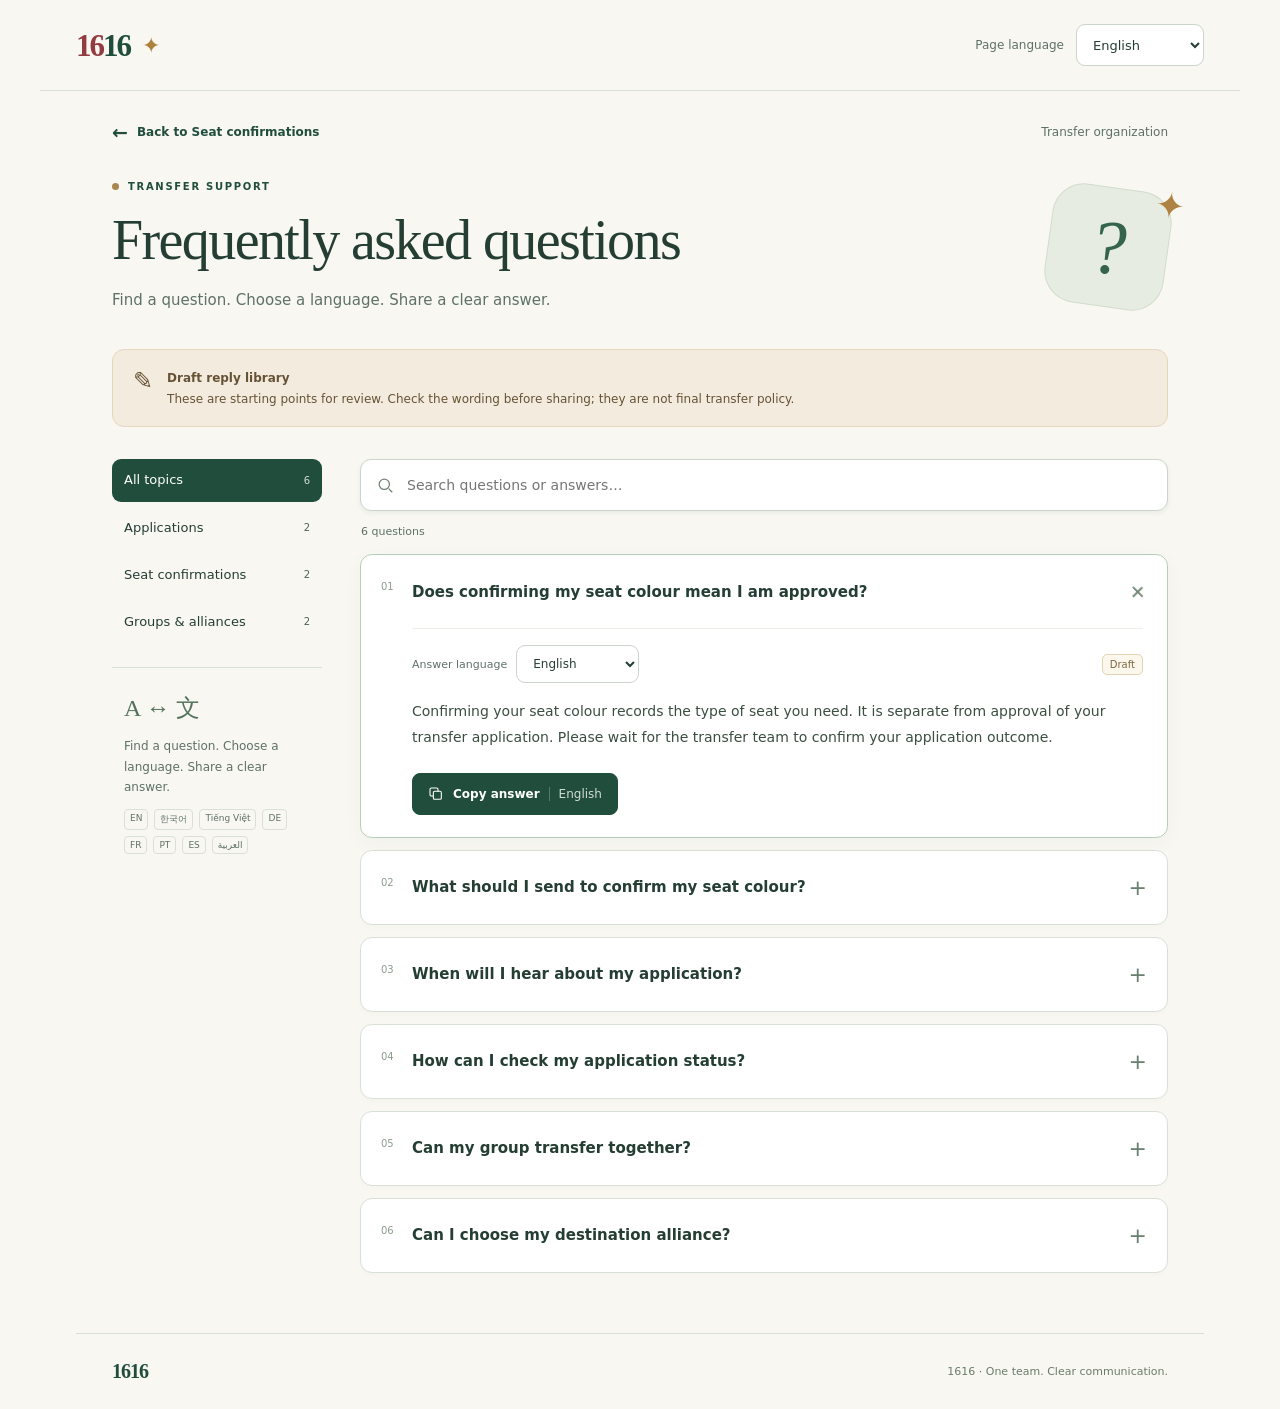
<file: transfer-faq.html>
<!doctype html>
<html lang="en">
<head><meta charset="utf-8"><meta name="viewport" content="width=device-width,initial-scale=1"><meta name="robots" content="noindex,nofollow"><meta name="theme-color" content="#204d3c"><title>Frequently asked questions · 1616</title><link rel="stylesheet" href="transfer-faq.css?v=2"></head>
<body>
<header class="site-header"><a href="./transfer-faq.html" class="brand" aria-label="1616 FAQ">16<span>16</span><i aria-hidden="true">✦</i></a><label class="page-language"><span data-label="pageLanguage">Page language</span><select id="page-language" aria-label="Page language"></select></label></header>
<main>
<nav class="faq-return" aria-label="Back to your workspace"><a id="faq-back" href="./seat-confirmations.html"><span class="back-arrow" aria-hidden="true">←</span><span>Back to Seat confirmations</span></a><a id="faq-other" href="./live.html#organization">Transfer organization</a></nav>
<section class="hero"><div><p class="eyebrow"><span aria-hidden="true"></span><span data-label="eyebrow">TRANSFER SUPPORT</span></p><h1 data-label="title">Frequently asked questions</h1><p class="intro" data-label="intro">Find a question. Choose a language. Share a clear answer.</p></div><div class="hero-mark" aria-hidden="true"><span>?</span><i>✦</i></div></section>
<aside class="draft-note"><span class="draft-symbol" aria-hidden="true">✎</span><div><strong data-label="draft">Draft reply library</strong><p data-label="draftNote">These are starting points for review. Check the wording before sharing; they are not final transfer policy.</p></div></aside>
<div class="faq-layout"><aside class="topics"><nav id="topics" aria-label="FAQ topics"></nav><div class="language-note"><span class="language-symbol" aria-hidden="true">A ↔ 文</span><p data-label="intro">Find a question. Choose a language. Share a clear answer.</p><div class="language-chips" aria-hidden="true"><span>EN</span><span>한국어</span><span>Tiếng Việt</span><span>DE</span><span>FR</span><span>PT</span><span>ES</span><span>العربية</span></div></div></aside>
<section class="questions"><div class="search-box"><svg viewBox="0 0 24 24" aria-hidden="true"><circle cx="10.5" cy="10.5" r="6.5"/><path d="m16 16 4.5 4.5"/></svg><input type="search" id="faq-search" placeholder="Search questions or answers…" aria-label="Search questions or answers" autocomplete="off"><button id="clear-search" type="button" hidden aria-label="Clear search">×</button></div><p id="result-count" class="result-count" role="status"></p><div id="faq-list"></div><p id="empty" class="empty" hidden></p></section></div>
<p id="copy-status" role="status" aria-live="polite"></p>
<noscript><p>This page needs JavaScript to show translated answers and copy controls. Please enable JavaScript and reload.</p></noscript>
</main><footer><span class="footer-brand">1616</span><span data-label="footer">1616 · One team. Clear communication.</span></footer>
<dialog id="manual-copy" aria-labelledby="manual-title"><form method="dialog"><button class="dialog-close" type="submit" data-label="close">Close</button></form><h2 id="manual-title" data-label="manualTitle">Copy this answer</h2><p data-label="copyHelp">Automatic copying is unavailable. Select the answer below and copy it.</p><textarea id="manual-answer" readonly aria-label="Answer"></textarea></dialog>
<script type="module" src="transfer-faq.js?v=2"></script>
</body></html>
</file>
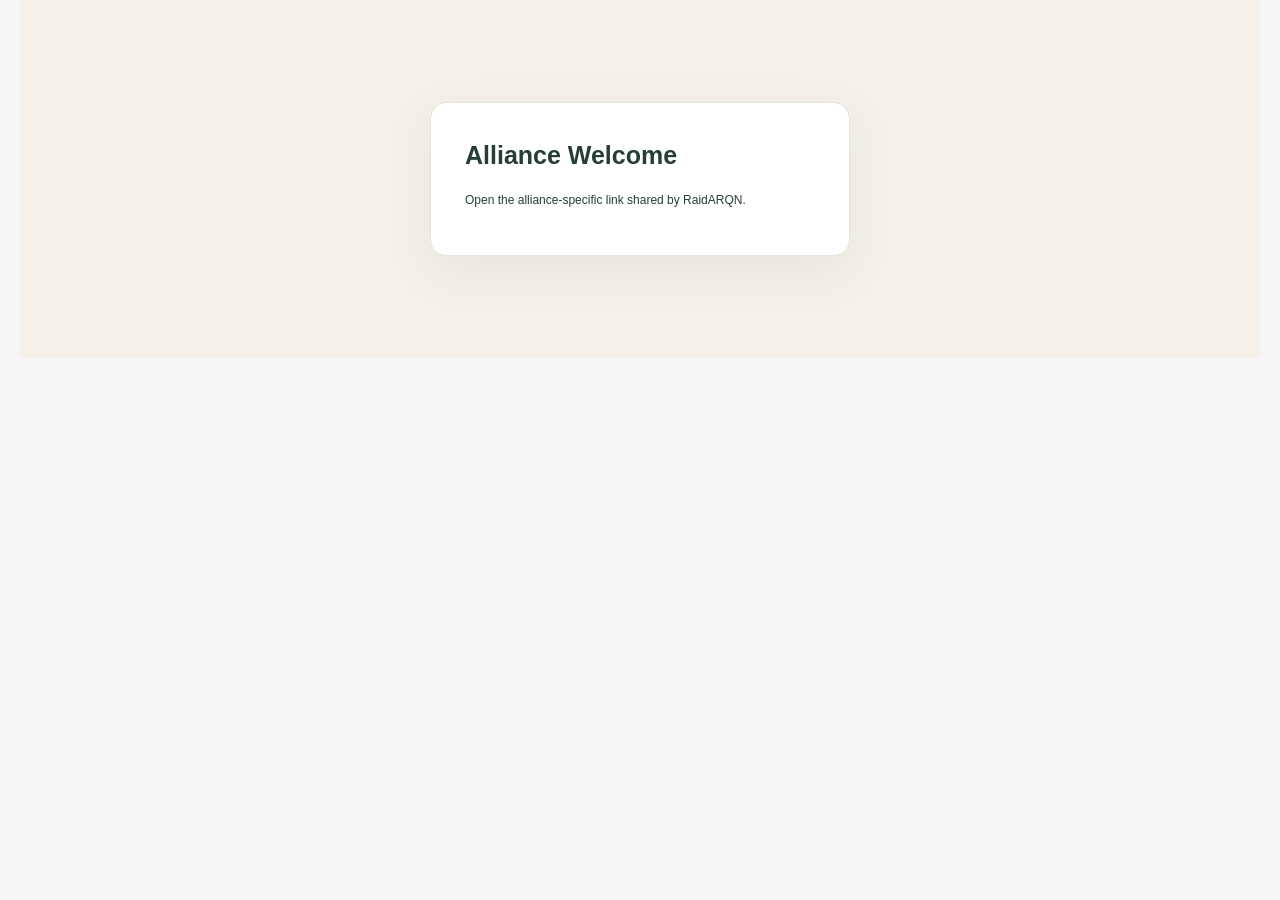
<file: welcome.html>
<!doctype html><html lang="en"><head><meta charset="utf-8"><meta name="viewport" content="width=device-width,initial-scale=1"><meta name="referrer" content="no-referrer"><title>1616 · Alliance Welcome</title><link rel="stylesheet" href="./alliance-welcome.css?v=alt-20261105"><style>body{margin:0;background:#f5f7f6}</style></head><body><main id="welcome" class="welcome-app"></main><script type="module">
import {mountWelcome} from './alliance-welcome-app.mjs?v=alt-20261105';
import {bountyConnection} from './nova-bounty-config.js';
const raw=new URLSearchParams(location.search).get('alliance'),alliance=raw==='BaDa'?'NvEM':raw;
const root=document.getElementById('welcome');
if(!['NvSP','NvEM','WaE','WaE2','B14K','DRoN','ECKO'].includes(alliance)){root.innerHTML='<div class="welcome-login"><h1>Alliance Welcome</h1><p>Open the alliance-specific link shared by RaidARQN.</p></div>';}
else mountWelcome(root,{alliance,endpoint:bountyConnection.endpoint.replace('/nova-bounty','/alliance-welcome'),key:bountyConnection.anonKey,styleURL:new URL('./alliance-welcome.css',location.href).href});
</script></body></html>
</file>
<file: season-review.css>
/* Scoped review workspace: explicit colors prevent inherited theme conflicts. */
.season-review,.review-dialog{--rv-bg:#101f2b;--rv-line:#304451;--rv-muted:#aac0ce;--rv-text:#edf5fa;color:var(--rv-text);font:15px/1.5 system-ui,-apple-system,BlinkMacSystemFont,'Segoe UI',sans-serif;color-scheme:dark}
.season-review{container-type:inline-size;max-width:1600px;margin:auto;padding:12px 0 32px;min-width:0}.season-review *,.review-dialog *{box-sizing:border-box}
.season-review button,.season-review input,.season-review select,.season-review textarea,.review-dialog button,.review-dialog select{font:inherit;letter-spacing:normal;text-transform:none;border:1px solid #405a6b;border-radius:8px;background:#172d3c;color:#edf5fa;padding:10px 12px;min-height:42px;box-shadow:none}
.season-review button,.review-dialog button{cursor:pointer;font-size:13px;font-weight:600;white-space:normal}.season-review button:hover,.review-dialog button:hover{background:#244556;border-color:#6a9bad}.season-review button:disabled{opacity:.45;cursor:default}.season-review :focus-visible,.review-dialog :focus-visible{outline:3px solid #73d8e2;outline-offset:3px}.season-review a,.review-dialog a{color:#8fe2e8}.review-header{display:flex;align-items:center;justify-content:space-between;gap:20px}.review-header h1{color:#8fe2e8;font-size:14px;font-weight:700;letter-spacing:.08em;margin:0 0 6px;text-transform:uppercase}.review-header h2{color:#f1f7fb;font-size:clamp(24px,3vw,34px);letter-spacing:-.03em;line-height:1.2;margin:0}.review-header a{font-size:13px;white-space:nowrap}.review-intro{color:var(--rv-muted);margin:12px 0 24px}.review-metrics{display:grid;grid-template-columns:repeat(3,1fr);gap:12px;margin:0 0 20px}.review-metrics>div{padding:18px 22px;border:1px solid var(--rv-line);border-radius:12px;background:var(--rv-bg)}.review-metrics strong{display:block;font-size:27px;font-weight:650;letter-spacing:-.03em;color:#f1f7fb}.review-metrics span{font-size:13px;color:var(--rv-muted)}.review-tools{margin:0 0 16px}.review-tools summary{cursor:pointer;color:#b9d4df;font-size:13px;width:fit-content;padding:6px 0}.review-tool-body,.review-admin{display:flex;align-items:center;gap:10px;flex-wrap:wrap}.review-tool-body{padding:14px;background:var(--rv-bg);border:1px solid var(--rv-line);border-radius:10px;margin-top:8px}.review-admin a{font-size:13px}.review-controls{display:grid;grid-template-columns:minmax(180px,1.4fr) repeat(3,minmax(130px,1fr));gap:14px;padding:18px;background:var(--rv-bg);border:1px solid var(--rv-line);border-radius:12px}.review-controls label{display:grid;gap:7px;color:#b6cad6;font-size:12px;font-weight:600;min-width:0}.season-review .review-controls input,.season-review .review-controls select{width:100%;min-width:0;max-width:none;font-size:14px;background:#0b1924}.review-status{font-size:12px;color:var(--rv-muted);margin:16px 0}.review-feedback:empty{display:none}.review-feedback{padding:12px 16px;border:1px solid #3e6979;border-radius:8px;background:#15303e;color:#d3f6f5}
.review-dialog{--rv-bg:#101f2b;--rv-line:#304451;--rv-muted:#aac0ce;--rv-text:#edf5fa;color:var(--rv-text);font:15px/1.5 system-ui,-apple-system,BlinkMacSystemFont,'Segoe UI',sans-serif;color-scheme:dark}
.season-review{container-type:inline-size;max-width:1600px;margin:auto;padding:12px 0 32px;min-width:0}.season-review *,.review-dialog *{box-sizing:border-box}
.season-review button,.season-review input,.season-review select,.season-review textarea,.review-dialog button,.review-dialog select{font:inherit;letter-spacing:normal;text-transform:none;border:1px solid #405a6b;border-radius:8px;background:#172d3c;color:#edf5fa;padding:10px 12px;min-height:42px;box-shadow:none}
.season-review button,.review-dialog button{cursor:pointer;font-size:13px;font-weight:600;white-space:normal}.season-review button:hover,.review-dialog button:hover{background:#244556;border-color:#6a9bad}.season-review button:disabled{opacity:.45;cursor:default}.season-review :focus-visible,.review-dialog :focus-visible{outline:3px solid #73d8e2;outline-offset:3px}.season-review a,.review-dialog a{color:#8fe2e8}.review-header{display:flex;align-items:center;justify-content:space-between;gap:20px}.review-header h1{color:#8fe2e8;font-size:14px;font-weight:700;letter-spacing:.08em;margin:0 0 6px;text-transform:uppercase}.review-header h2{color:#f1f7fb;font-size:clamp(24px,3vw,34px);letter-spacing:-.03em;line-height:1.2;margin:0}.review-header a{font-size:13px;white-space:nowrap}.review-intro{color:var(--rv-muted);margin:12px 0 24px}.review-metrics{display:grid;grid-template-columns:repeat(3,1fr);gap:12px;margin:0 0 20px}.review-metrics>div{padding:18px 22px;border:1px solid var(--rv-line);border-radius:12px;background:var(--rv-bg)}.review-metrics strong{display:block;font-size:27px;font-weight:650;letter-spacing:-.03em;color:#f1f7fb}.review-metrics span{font-size:13px;color:var(--rv-muted)}.review-tools{margin:0 0 16px}.review-tools summary{cursor:pointer;color:#b9d4df;font-size:13px;width:fit-content;padding:6px 0}.review-tool-body,.review-admin{display:flex;align-items:center;gap:10px;flex-wrap:wrap}.review-tool-body{padding:14px;background:var(--rv-bg);border:1px solid var(--rv-line);border-radius:10px;margin-top:8px}.review-admin a{font-size:13px}.review-controls{display:grid;grid-template-columns:minmax(180px,1.4fr) repeat(3,minmax(130px,1fr));gap:14px;padding:18px;background:var(--rv-bg);border:1px solid var(--rv-line);border-radius:12px}.review-controls label{display:grid;gap:7px;color:#b6cad6;font-size:12px;font-weight:600;min-width:0}.season-review .review-controls input,.season-review .review-controls select{width:100%;min-width:0;max-width:none;font-size:14px;background:#0b1924}.review-status{font-size:12px;color:var(--rv-muted);margin:16px 0}.review-feedback:empty{display:none}.review-feedback{padding:12px 16px;border:1px solid #3e6979;border-radius:8px;background:#15303e;color:#d3f6f5}

.review-dialog{--rv-bg:#101f2b;--rv-line:#304451;--rv-muted:#aac0ce;--rv-text:#edf5fa;color:var(--rv-text);font:15px/1.5 system-ui,-apple-system,BlinkMacSystemFont,'Segoe UI',sans-serif;color-scheme:dark}
.season-review{container-type:inline-size;max-width:1600px;margin:auto;padding:12px 0 32px;min-width:0}.season-review *,.review-dialog *{box-sizing:border-box}
.season-review button,.season-review input,.season-review select,.season-review textarea,.review-dialog button,.review-dialog select{font:inherit;letter-spacing:normal;text-transform:none;border:1px solid #405a6b;border-radius:8px;background:#172d3c;color:#edf5fa;padding:10px 12px;min-height:42px;box-shadow:none}
.season-review button,.review-dialog button{cursor:pointer;font-size:13px;font-weight:600;white-space:normal}.season-review button:hover,.review-dialog button:hover{background:#244556;border-color:#6a9bad}.season-review button:disabled{opacity:.45;cursor:default}.season-review :focus-visible,.review-dialog :focus-visible{outline:3px solid #73d8e2;outline-offset:3px}.season-review a,.review-dialog a{color:#8fe2e8}.review-header{display:flex;align-items:center;justify-content:space-between;gap:20px}.review-header h1{color:#8fe2e8;font-size:14px;font-weight:700;letter-spacing:.08em;margin:0 0 6px;text-transform:uppercase}.review-header h2{color:#f1f7fb;font-size:clamp(24px,3vw,34px);letter-spacing:-.03em;line-height:1.2;margin:0}.review-header a{font-size:13px;white-space:nowrap}.review-intro{color:var(--rv-muted);margin:12px 0 24px}.review-metrics{display:grid;grid-template-columns:repeat(3,1fr);gap:12px;margin:0 0 20px}.review-metrics>div{padding:18px 22px;border:1px solid var(--rv-line);border-radius:12px;background:var(--rv-bg)}.review-metrics strong{display:block;font-size:27px;font-weight:650;letter-spacing:-.03em;color:#f1f7fb}.review-metrics span{font-size:13px;color:var(--rv-muted)}.review-tools{margin:0 0 16px}.review-tools summary{cursor:pointer;color:#b9d4df;font-size:13px;width:fit-content;padding:6px 0}.review-tool-body,.review-admin{display:flex;align-items:center;gap:10px;flex-wrap:wrap}.review-tool-body{padding:14px;background:var(--rv-bg);border:1px solid var(--rv-line);border-radius:10px;margin-top:8px}.review-admin a{font-size:13px}.review-controls{display:grid;grid-template-columns:minmax(180px,1.4fr) repeat(3,minmax(130px,1fr));gap:14px;padding:18px;background:var(--rv-bg);border:1px solid var(--rv-line);border-radius:12px}.review-controls label{display:grid;gap:7px;color:#b6cad6;font-size:12px;font-weight:600;min-width:0}.season-review .review-controls input,.season-review .review-controls select{width:100%;min-width:0;max-width:none;font-size:14px;background:#0b1924}.review-status{font-size:12px;color:var(--rv-muted);margin:16px 0}.review-feedback:empty{display:none}.review-feedback{padding:12px 16px;border:1px solid #3e6979;border-radius:8px;background:#15303e;color:#d3f6f5}
.review-dialog{background:#122330;width:min(920px,calc(100vw - 32px));max-height:88dvh;overflow:auto;padding:28px;border:1px solid #486170;border-radius:16px;box-shadow:0 24px 100px #0009}.review-dialog::backdrop{background:#030b12bb;backdrop-filter:blur(4px)}.review-dialog h2{font-size:23px;line-height:1.3;margin:0 0 20px;color:#edf5fa}.review-dialog .review-scroll{overflow-x:auto}.review-dialog table{width:100%;border-collapse:collapse;font-size:14px}.review-dialog th,.review-dialog td{padding:14px 12px;border-bottom:1px solid #304451;text-align:left;white-space:pre-wrap;overflow-wrap:anywhere}.review-dialog th{background:#1a303e;color:#b6cad6;font-size:12px}.review-dialog button{margin:12px 8px 0 0}.review-dialog label{display:block;margin:16px 0}.review-dialog input[type=checkbox]{margin-right:10px}.review-dialog p{white-space:pre-wrap}

/* Compact workspace, with every input kept visible. */
.season-review{max-width:none;padding:0 0 20px}.review-header h2{font-size:25px}.review-header h1{font-size:12px;margin-bottom:3px}.review-intro{font-size:12px;margin:6px 0 10px}.review-metrics{display:flex;flex-wrap:wrap;gap:8px 24px;margin:0 0 12px}.review-metrics>div{display:flex;align-items:baseline;gap:8px;padding:0;border:0;background:transparent}.review-metrics strong{font-size:18px}.review-metrics span{font-size:12px}.review-controls{gap:10px;padding:10px;border-radius:8px}.review-controls label{gap:4px}.season-review input,.season-review select,.season-review button{min-height:34px;padding:6px 9px;font-size:12px}.season-review .review-controls input,.season-review .review-controls select{font-size:13px}.review-tools{margin:8px 0}.review-tool-body{padding:0;border:0;background:transparent;margin:0;gap:7px}.review-admin{margin-left:auto;gap:7px}.review-status{margin:8px 0;font-size:11px}.review-scroll{min-width:0}.review-roster{display:block;width:100%;border:1px solid var(--rv-line);border-radius:8px;overflow:hidden}.review-roster thead{display:none}.review-roster tbody{display:block}.review-roster tr{display:grid;grid-template-columns:minmax(350px,1.5fr) 44px 44px 56px minmax(190px,1fr) minmax(220px,1fr) 82px;gap:8px 10px;padding:12px;background:var(--rv-bg);border-bottom:1px solid var(--rv-line);align-items:start}.review-roster tr:last-child{border-bottom:0}.review-roster tr:nth-child(even){background:#142633}.review-roster td{display:block;padding:0;border:0;color:var(--rv-text);font-size:13px;min-width:0;overflow-wrap:anywhere}.review-roster td:first-child{grid-column:1;grid-row:1/3}.review-roster td:first-child>strong{display:block;font-size:15px;line-height:1.2}.review-roster small{display:block;color:#9eb6c5;font-size:10px;margin:3px 0}.review-roster td:nth-child(2){grid-column:2;grid-row:1;color:#8de3c0}.review-roster td:nth-child(3){grid-column:3;grid-row:1;color:#ffacae}.review-roster td:nth-child(4){grid-column:4;grid-row:1;color:#c5d4de}.review-roster td:nth-child(2),.review-roster td:nth-child(3),.review-roster td:nth-child(4){font-size:17px;font-weight:650;font-variant-numeric:tabular-nums}.review-roster td:nth-child(5){grid-column:2/5;grid-row:2;font-size:12px;color:#bcced9}.review-roster td:nth-child(6){grid-column:5;grid-row:1}.review-roster td:nth-child(7){grid-column:5;grid-row:2}.review-roster td:nth-child(8){grid-column:6;grid-row:1/3}.review-roster td:nth-child(9){grid-column:7;grid-row:1/3}.review-roster td:nth-child(2):before,.review-roster td:nth-child(3):before,.review-roster td:nth-child(4):before,.review-roster td:nth-child(5):before,.review-roster td:nth-child(8):before{content:attr(data-label);display:block;font-size:11px;font-weight:400;color:#aec3d0;margin-bottom:4px}.review-roster label{display:block;font-size:11px;color:#aec3d0;margin-bottom:4px}.review-roster select{display:block;width:100%;max-width:none;margin-top:4px}.season-review .review-roster textarea{display:block;width:100%;max-width:none;min-width:0;min-height:58px;height:58px;resize:vertical;font:13px/1.4 system-ui;padding:7px;background:#0b1924}.review-roster .review-owner-note textarea{height:105px}.review-note-preview{font-size:12px;white-space:pre-wrap;margin:0;color:#d1dfe7}.review-owner-note:has(textarea) .review-note-preview{display:none}.review-roster .review-save,.review-owner-note button{display:inline-block;margin-top:5px;font-size:11px;padding:5px 9px;min-height:30px}.season-review .review-save{background:#73d8e2;color:#07212a;border-color:#73d8e2}.review-roster td:nth-child(9) button{font-size:11px;padding:5px 7px;min-height:30px}.review-player-stats{display:grid;grid-template-columns:1fr 1fr;gap:3px 12px;margin:7px 0}.review-player-stats>div{display:flex;align-items:baseline;justify-content:space-between;gap:6px}.review-player-stats dt{font-size:10px;color:#aac0ce;white-space:nowrap}.review-player-stats dd{font-size:12px;font-variant-numeric:tabular-nums;margin:0;white-space:nowrap;color:#e4eff5}.review-pager{display:flex;justify-content:space-between;align-items:center;gap:12px;margin-top:12px}.review-pager span{font-size:12px;color:var(--rv-muted)}
@container(max-width:1150px){.review-controls{grid-template-columns:1fr 1fr}.review-roster tr{grid-template-columns:repeat(6,minmax(0,1fr));gap:8px 12px}.review-roster td:first-child{grid-column:1/4;grid-row:1/4}.review-roster td:nth-child(2){grid-column:4;grid-row:1}.review-roster td:nth-child(3){grid-column:5;grid-row:1}.review-roster td:nth-child(4){grid-column:6;grid-row:1}.review-roster td:nth-child(5){grid-column:4/6;grid-row:2}.review-roster td:nth-child(9){grid-column:6;grid-row:2}.review-roster td:nth-child(6){grid-column:4/7;grid-row:3}.review-roster td:nth-child(7){grid-column:1/4;grid-row:4}.review-roster td:nth-child(8){grid-column:4/7;grid-row:4}.review-roster .review-owner-note textarea{height:58px}.review-admin{margin-left:0}}
@container(max-width:560px){.review-header{align-items:start;gap:8px;flex-wrap:wrap}.review-header h2{font-size:22px}.review-header a{font-size:12px}.review-player-stats{gap:4px 16px}.review-roster tr{grid-template-columns:repeat(3,minmax(0,1fr));padding:12px;gap:10px}.review-roster td:first-child{grid-column:1/4;grid-row:1}.review-roster td:nth-child(2){grid-column:1;grid-row:2}.review-roster td:nth-child(3){grid-column:2;grid-row:2}.review-roster td:nth-child(4){grid-column:3;grid-row:2}.review-roster td:nth-child(5){grid-column:1;grid-row:3}.review-roster td:nth-child(6){grid-column:2/4;grid-row:3}.review-roster td:nth-child(7){grid-column:1/4;grid-row:4}.review-roster td:nth-child(8){grid-column:1/4;grid-row:5}.review-roster td:nth-child(9){grid-column:1/4;grid-row:6}.review-roster td:nth-child(9) button{min-height:34px}.review-controls label:first-child{grid-column:1/3}.review-metrics{gap:4px 14px}.review-metrics strong{font-size:16px}.review-metrics span{font-size:11px}.review-player-stats dt{font-size:11px}}

/* Stable numeric columns and distinct, labelled statistic groups. */
.review-stat-groups{display:grid;grid-template-columns:minmax(0,1fr) minmax(0,1fr);gap:10px;margin:9px 0 6px}
.review-stat-panel{min-width:0;padding:8px 10px;border:1px solid #345a76;border-top:3px solid #69bafa;border-radius:7px;background:#102c41}
.review-stat-panel h3{margin:0 0 5px;font:650 10px/1.3 system-ui;letter-spacing:.025em;color:#a8d8ff;text-transform:uppercase;min-height:26px;display:flex;align-items:center}
.review-stat-panel dl{margin:0}.review-stat-panel dl>div{display:grid;grid-template-columns:minmax(0,1fr) max-content;align-items:center;column-gap:8px;min-height:27px;border-bottom:1px solid #6eb5ed22}.review-stat-panel dl>div:last-child{border-bottom:0}
.review-stat-panel dt{font-size:11px;line-height:1.2;color:#c0d4e2;overflow-wrap:normal}.review-stat-panel dd{margin:0;text-align:right;font-size:12px;font-weight:600;line-height:1.3;color:#eff8ff;font-variant-numeric:tabular-nums;white-space:nowrap}
.review-stat-season{border-color:#65538c;border-top-color:#b69aef;background:#27213c}.review-stat-season h3{color:#d2baff}.review-stat-season dl>div{border-color:#b69aef22}.review-stat-season dt{color:#d0c4e4}.review-stat-season dd{color:#f1e9ff}.review-stat-panel [data-stat="Kills"] dd{color:#ffcc8a}.review-stat-panel dd.review-stat-missing{color:#9aaebb;font-weight:400}
.review-roster td:first-child>strong{font-size:16px}.review-roster td:nth-child(2),.review-roster td:nth-child(3),.review-roster td:nth-child(4){padding:7px 5px;text-align:center;border-radius:6px;border:1px solid #344b5c;background:#203342}.review-roster td:nth-child(2){background:#103c30;border-color:#296b53;color:#98f0c3}.review-roster td:nth-child(3){background:#41232d;border-color:#7c3b50;color:#ffb4c0}.review-roster td:nth-child(2):before{color:#b3dfcc}.review-roster td:nth-child(3):before{color:#efc1ca}
.review-roster .review-owner-note{border-left:2px solid #b89b57;padding-left:10px}.review-roster .review-owner-note:before{color:#eedaa7;font-weight:600}.season-review .review-owner-note textarea{background:#211f1b;border-color:#6d6042}.review-owner-note button{border-color:#877044;color:#f1d99d;background:#30291c}.review-roster td:nth-child(7)>label,.review-roster td:nth-child(6) label{color:#b6e2eb;font-weight:600}
@container(max-width:560px){.review-stat-groups{gap:7px}.review-stat-panel{padding:6px 7px}.review-stat-panel dt{font-size:10px}.review-stat-panel dd{font-size:11px}.review-stat-panel dl>div{column-gap:5px;min-height:29px}.review-roster .review-owner-note{padding-left:10px}}
</file>
<file: transfer-faq.css>
:root{font-family:Inter,ui-sans-serif,system-ui,-apple-system,BlinkMacSystemFont,"Segoe UI",sans-serif;color:#253e34;background:#f8f7f2;font-synthesis:none;--green:#204d3c;--muted:#5e7167;--line:#d9e0d7;--cream:#f8f7f2}*{box-sizing:border-box}body{margin:0}button,input,select,textarea{font:inherit}button,a,select{-webkit-tap-highlight-color:transparent}button,select{cursor:pointer}button:focus-visible,a:focus-visible,select:focus-visible,input:focus-visible,summary:focus-visible,textarea:focus-visible{outline:3px solid #b37932;outline-offset:4px}button{color:inherit}a{color:var(--green)}[hidden]{display:none!important}.site-header{max-width:1200px;margin:auto;padding:24px 36px;display:flex;justify-content:space-between;align-items:center;border-bottom:1px solid var(--line);gap:24px}.brand{display:flex;align-items:center;color:#923b40;font:800 31px/1 Georgia,serif;letter-spacing:-2px;text-decoration:none}.brand span{color:var(--green)}.brand i{color:#ad813e;font:22px system-ui;letter-spacing:0;margin-inline-start:12px}.page-language{display:flex;align-items:center;gap:12px;font-size:12px;color:var(--muted)}select{color:#253e34;background:#fff;border:1px solid #cbd5cb;border-radius:9px;min-height:42px;padding:9px 28px 9px 12px;font-size:13px;max-width:100%}main{max-width:1128px;padding:0 36px;margin:auto}.hero{display:flex;align-items:center;justify-content:space-between;gap:35px;padding:58px 0 36px}.eyebrow{display:flex;align-items:center;gap:9px;color:var(--green);font-size:10px;font-weight:750;letter-spacing:.17em;margin:0 0 18px}.eyebrow>span:first-child{height:7px;width:7px;flex-shrink:0;border-radius:50%;background:#a9864e}h1{font:500 clamp(34px,5vw,56px)/1.08 Georgia,"Times New Roman",serif;letter-spacing:-1.6px;margin:0;max-width:720px;text-wrap:balance}.intro{font-size:15px;line-height:1.65;color:var(--muted);margin:18px 0 0;max-width:600px}.hero-mark{width:120px;height:120px;flex-shrink:0;background:#e6ece1;border:1px solid #d1dccb;border-radius:32px;display:grid;place-items:center;position:relative;transform:rotate(8deg)}.hero-mark>span{font:italic 76px Georgia;transform:rotate(-8deg);color:#36634c}.hero-mark i{position:absolute;inset-block-start:-11px;inset-inline-end:-12px;font-style:normal;font-size:36px;color:#ae8242}.draft-note{display:flex;gap:14px;align-items:flex-start;padding:17px 20px;background:#f3ecde;border:1px solid #e3d7bd;border-radius:12px;margin-bottom:32px;color:#665235}.draft-symbol{font-size:24px;line-height:1.2}.draft-note strong{font-size:12px}.draft-note p{font-size:12px;line-height:1.6;margin:4px 0 0}.faq-layout{display:grid;grid-template-columns:210px minmax(0,1fr);gap:38px;align-items:start}.topics{position:sticky;top:24px}.topics nav{display:flex;flex-direction:column;gap:5px}.topic{display:flex;justify-content:space-between;align-items:center;gap:12px;border:0;background:transparent;border-radius:9px;padding:12px;text-align:start;font-size:13px;line-height:1.4;width:100%}.topic:hover{background:#eaf0e5}.topic[aria-pressed=true]{background:var(--green);color:#fff}.topic small{font-size:10px;opacity:.8}.language-note{border-top:1px solid var(--line);padding:24px 12px;margin-top:24px}.language-symbol{font-family:Georgia,serif;color:#55735b;font-size:24px}.language-note p{font-size:12px;line-height:1.7;color:var(--muted)}.language-chips{display:flex;flex-wrap:wrap;gap:6px}.language-chips span{border:1px solid var(--line);border-radius:4px;padding:3px 5px;font-size:9px;color:var(--muted)}.search-box{display:flex;align-items:center;gap:12px;border:1px solid #cbd5cb;background:white;border-radius:11px;padding:0 15px;box-shadow:0 2px 5px #263b3010}.search-box:focus-within{border-color:var(--green);box-shadow:0 0 0 2px #204d3c15}.search-box svg{width:19px;height:19px;stroke:#718374;stroke-width:1.6;fill:none;flex-shrink:0}.search-box input{width:100%;min-width:0;border:0;background:transparent;color:#253e34;padding:17px 0;font-size:14px;outline:none}.search-box input::-webkit-search-cancel-button{-webkit-appearance:none}.search-box button{background:none;border:0;font-size:24px;min-width:28px;min-height:40px}.result-count{color:var(--muted);font-size:11px;margin:14px 1px 16px}.faq-card{border:1px solid var(--line);border-radius:12px;background:#fff;margin-bottom:12px;overflow:hidden;box-shadow:0 3px 5px #23372c04}.faq-card[open]{border-color:#bacdbb;box-shadow:0 6px 22px #23372c08}.faq-card summary{list-style:none;cursor:pointer;display:flex;align-items:center;gap:14px;padding:20px;font-size:15px;font-weight:600;line-height:1.5}.faq-card summary::-webkit-details-marker{display:none}.faq-card summary:hover{background:#fbfcf8}.faq-number{color:#8c9d8d;font-size:10px;align-self:flex-start;padding-top:4px;min-width:17px;font-weight:400}.faq-question{flex:1}.expand-mark{font-size:22px;font-weight:300;color:#6a806f;flex-shrink:0}.faq-card[open] .expand-mark{transform:rotate(45deg)}.answer-area{padding:0 24px 22px 51px}.answer-toolbar{display:flex;align-items:center;gap:12px;justify-content:space-between;border-top:1px solid #edf0e9;padding-top:16px;margin-bottom:16px}.answer-language{display:flex;flex-wrap:wrap;align-items:center;gap:9px;font-size:11px;color:var(--muted)}.answer-language select{font-size:12px;min-height:38px}.draft-badge{font-size:10px;border:1px solid #e0d3b8;color:#7e663e;background:#fbf7ed;border-radius:5px;padding:4px 7px}.answer-copy{font-size:14px;line-height:1.85;margin:0 0 22px;color:#3a4e41;white-space:pre-wrap;overflow-wrap:anywhere;user-select:text}.copy-answer{display:inline-flex;align-items:center;gap:9px;border:1px solid var(--green);background:var(--green);color:white;border-radius:8px;padding:11px 15px;font-weight:600;font-size:12px;min-height:42px}.copy-answer:hover{background:#133a2a}.copy-answer:disabled{opacity:.6}.copy-answer svg{width:16px;height:16px;fill:none;stroke:currentColor;stroke-width:1.6;stroke-linecap:round;stroke-linejoin:round}.copy-language{font-weight:400;opacity:.8;border-inline-start:1px solid #ffffff50;padding-inline-start:9px}.empty{padding:36px 22px;border:1px dashed #cbd5cb;border-radius:12px;font-size:14px;line-height:1.7;text-align:center;color:var(--muted)}#copy-status{position:fixed;bottom:24px;left:50%;transform:translateX(-50%);border-radius:10px;background:var(--green);color:white;padding:13px 20px;box-shadow:0 8px 30px #23372c30;max-width:calc(100vw - 32px);font-size:13px;text-align:center;z-index:10;pointer-events:none}#copy-status:empty{display:none}footer{max-width:1128px;padding:26px 36px;margin:48px auto 0;border-top:1px solid var(--line);display:flex;align-items:center;justify-content:space-between;gap:16px;color:#697b6b;font-size:11px}.footer-brand{font:700 20px Georgia;letter-spacing:-1px;color:var(--green)}dialog{width:min(640px,calc(100% - 32px));border:1px solid var(--line);border-radius:16px;padding:24px;color:#253e34;background:var(--cream);box-shadow:0 20px 80px #10231850}dialog::backdrop{background:#18352688}dialog h2{font:28px Georgia}dialog p{font-size:14px;line-height:1.6}dialog textarea{display:block;resize:vertical;width:100%;min-height:230px;padding:16px;border:1px solid #bdccbf;border-radius:8px;font-size:16px;line-height:1.7;color:inherit;background:white}.dialog-close{display:block;margin-inline-start:auto;background:transparent;border:1px solid #cbd5cb;border-radius:7px;padding:8px 12px}html[dir=rtl] h1{letter-spacing:0;font-family:inherit;line-height:1.4}html[dir=rtl] .answer-area{padding:0 51px 22px 24px}@media(max-width:760px){.site-header{padding:18px 22px}main{padding:0 22px}.hero{padding:34px 0 28px}.hero-mark{width:78px;height:78px;border-radius:22px}.hero-mark>span{font-size:50px}.hero-mark i{font-size:28px}.faq-layout{grid-template-columns:1fr;gap:20px}.topics{position:static}.topics nav{flex-direction:row;flex-wrap:wrap;gap:6px}.topic{width:auto;border:1px solid var(--line);font-size:12px;padding:9px 12px}.language-note{display:none}.draft-note{margin-bottom:22px}.answer-area,html[dir=rtl] .answer-area{padding:0 20px 20px}.faq-card summary{padding:17px;gap:10px}.answer-toolbar{align-items:flex-start;gap:8px}footer{margin-top:28px;padding:22px}.page-language{flex-direction:column;gap:5px;align-items:flex-start;font-size:10px}.page-language select{max-width:145px}.intro{font-size:14px}h1{font-size:37px}.eyebrow{font-size:9px;letter-spacing:.1em}}@media(max-width:400px){.hero-mark{display:none}.hero{gap:0}h1{font-size:34px}.copy-answer{width:100%;justify-content:center}.copy-language{font-size:11px}.answer-language{flex-direction:column;align-items:flex-start}.faq-card summary{font-size:14px}.topic{font-size:11px}}@media(prefers-reduced-motion:no-preference){.expand-mark{transition:transform .18s}.copy-answer{transition:background .15s}}@media(pointer:coarse){button,select,.topic{min-height:44px}}

.faq-return{display:flex;align-items:center;justify-content:space-between;flex-wrap:wrap;gap:10px 24px;padding:22px 0 0}.faq-return a{display:inline-flex;align-items:center;gap:9px;min-height:38px;font-size:12px;line-height:1.4;text-decoration:none}.faq-return a:hover{text-decoration:underline}.faq-return a:first-child{font-weight:650}.faq-return a:last-child{color:var(--muted)}.faq-return .back-arrow{font-size:19px}html[dir=rtl] .back-arrow{transform:scaleX(-1)}.faq-return+.hero{padding-top:30px}@media(max-width:500px){.faq-return{align-items:flex-start;gap:4px}.faq-return a:last-child{margin-inline-start:28px}.faq-return a{flex-basis:100%}}
</file>
<file: alliance-welcome.css>
.welcome-app{--ink:#213c51;--muted:#647884;--line:#dce5e7;--jade:#23695e;color:var(--ink);font:14px/1.5 -apple-system,BlinkMacSystemFont,'Segoe UI',sans-serif;max-width:1240px;margin:auto;padding:28px;background:#f5f7f6;box-sizing:border-box}.welcome-app *{box-sizing:border-box}.welcome-app button,.welcome-app input,.welcome-app textarea,.welcome-app select{font:inherit;border:1px solid #bdccce;border-radius:7px;background:#fff;color:var(--ink);padding:9px 12px}.welcome-app button{cursor:pointer;font-weight:600;white-space:nowrap}.welcome-app button:hover{background:#edf4f1;border-color:#4f8d80}.welcome-app button:disabled{opacity:.5;cursor:default}.welcome-app :focus-visible{outline:3px solid #d0a25d;outline-offset:2px}.welcome-app .welcome-primary{background:var(--jade);border-color:var(--jade);color:#fff}.welcome-app label{display:grid;gap:5px;font-size:12px;font-weight:600}.welcome-app h1,.welcome-app h2,.welcome-app h3,.welcome-app p{margin-top:0}.welcome-app h2{font-size:17px;margin-bottom:10px}.welcome-header{display:flex;justify-content:space-between;gap:24px;padding:24px 28px;background:#173f44;color:#fff;border-radius:16px;border-top:4px solid #d8b987}.welcome-header h1{font-size:29px;letter-spacing:-1px;margin:4px 0}.welcome-header h1 span{font-weight:400;opacity:.85}.welcome-header p{margin-bottom:0;color:#c8dedb}.welcome-eyebrow{font-size:10px;letter-spacing:2px;font-weight:700}.welcome-header-actions{display:flex;flex-wrap:wrap;align-items:center;gap:8px}.welcome-app [data-status]{min-height:22px;margin:12px 0;color:#266857}.welcome-app [data-error=true],.welcome-row-status{color:#a63045!important}.welcome-settings{display:grid;grid-template-columns:minmax(0,1.7fr) minmax(260px,1fr);gap:20px;margin-bottom:26px}.welcome-composer,.welcome-team{background:#fff;border:1px solid var(--line);border-radius:12px;padding:22px}.welcome-section-title{display:flex;justify-content:space-between;gap:12px}.welcome-section-title span,.welcome-muted,.welcome-hint{font-size:12px;color:var(--muted)}.welcome-app textarea{width:100%;resize:vertical;line-height:1.6}.welcome-hint{margin:7px 0 16px}.welcome-preview{background:#f2f6f3;border:1px solid #dce7df;border-left:3px solid #55917b;border-radius:7px;padding:14px}.welcome-preview label{display:flex;align-items:center;gap:12px;font-size:11px;color:var(--muted)}.welcome-preview select{max-width:230px;padding:5px;font-size:12px}.welcome-preview p{white-space:pre-wrap;margin:14px 0 0}.welcome-team [data-leaders]{display:flex;gap:6px;flex-wrap:wrap;margin:12px 0}.welcome-leader{display:inline-flex;align-items:center;gap:6px;background:#eaf3ee;border:1px solid #c9dfd3;border-radius:20px;padding:3px 8px 3px 11px;font-size:12px}.welcome-app .welcome-leader button{padding:0 5px;border:0;background:transparent;font-size:18px}.welcome-team form{display:flex;gap:6px;margin-bottom:15px}.welcome-team form input{min-width:0;flex:1}.welcome-team [data-save]{width:100%;margin-top:16px}.welcome-roster-tools{display:flex;align-items:center;gap:10px;flex-wrap:wrap;margin-bottom:14px}.welcome-roster-tools h2{margin:0 auto 0 0}.welcome-roster-tools h2 small{font-size:11px;font-weight:400;color:var(--muted);margin-left:8px}.welcome-player{background:white;border:1px solid var(--line);border-radius:10px;margin-bottom:10px;overflow:hidden}.welcome-player-main{display:flex;gap:15px;align-items:center;padding:14px 16px}.welcome-identity{min-width:190px;flex:1}.welcome-identity strong{font-size:14px;display:block;overflow-wrap:anywhere}.welcome-identity small{display:block;font-size:10px;color:var(--muted);margin-top:3px}.welcome-seat{font-size:10px;border:1px solid #ccd5dc;border-radius:5px;padding:3px 7px}.welcome-seat.blue{background:#e0edff;border-color:#b1caef;color:#315c92}.welcome-seat.white{background:#fff;border-color:#aebbc6}.welcome-seat.purple{background:#eee2fb;border-color:#d1b7e4;color:#69458c}.welcome-seat.gold{background:#fff1c4;border-color:#d8c58d;color:#7d601c}.welcome-stats{display:flex;gap:18px;font-size:12px;font-variant-numeric:tabular-nums}.welcome-stats span{display:grid;min-width:32px}.welcome-stats small{font-size:9px;text-transform:uppercase;letter-spacing:.5px;color:var(--muted)}.welcome-contact{display:flex;gap:12px;align-items:center;padding:10px 16px;background:#f8faf9;border-top:1px solid #edf0f0}.welcome-contact label{display:flex;align-items:center;font-size:10px;color:var(--muted)}.welcome-contact select{font-size:12px;padding:5px 8px;max-width:210px}.welcome-contact-label{font-size:11px;margin-right:auto}.welcome-contact-label.available{color:#6c7b83}.welcome-contact-label.claimed{color:#916823}.welcome-contact-label.completed{color:#256b57}.welcome-contact button{font-size:11px;padding:5px 9px}.welcome-notes{border-top:1px solid #edf0f0;padding:9px 16px;font-size:12px}.welcome-notes summary{cursor:pointer;color:#526a76}.welcome-notes summary span{background:#e9eff0;border-radius:10px;padding:1px 7px;margin-left:5px}.welcome-notes label{margin:10px 0}.welcome-notes [data-note-owner]{max-width:240px}.welcome-note-history>div{padding:9px 0;border-bottom:1px solid #edf0f0}.welcome-note-history small{color:var(--muted);margin-left:12px}.welcome-note-history p{white-space:pre-wrap;margin:4px 0}.welcome-row-status{font-size:11px;margin:0;padding:0 16px}.welcome-row-status:not(:empty){padding-bottom:10px}.welcome-footer{font-size:11px;color:var(--muted);margin:20px 0}.welcome-login{max-width:420px;margin:10vh auto;padding:34px;background:white;border:1px solid var(--line);border-radius:16px;box-shadow:0 15px 50px #183f4410}.welcome-login h1{font-size:25px}.welcome-login form{display:grid;gap:18px}.welcome-monogram{display:inline-block;background:#dceee4;border-radius:12px;padding:12px 16px;font-weight:700;margin-bottom:18px}.welcome-sr{position:absolute;width:1px;height:1px;overflow:hidden;clip:rect(0,0,0,0)}.welcome-app dialog{border:1px solid var(--line);border-radius:12px;padding:24px;width:min(600px,90vw)}.welcome-app dialog::backdrop{background:#18333e66}.welcome-empty{padding:30px;text-align:center;color:var(--muted)}.welcome-admin-grid{display:grid;grid-template-columns:repeat(auto-fit,minmax(240px,1fr));gap:14px}.welcome-admin-card{border:1px solid var(--line);background:#fff;border-radius:12px;padding:22px}.welcome-admin-card h2{font-size:22px}.welcome-admin-card p{color:var(--muted);font-size:12px}.welcome-admin-card>div{display:flex;gap:7px;flex-wrap:wrap}.welcome-admin-back{margin:0 0 15px}.welcome-admin-password{display:grid;gap:12px}.welcome-admin-password input{width:100%}
@media(max-width:850px){.welcome-app{padding:14px}.welcome-settings{grid-template-columns:1fr}.welcome-header{flex-direction:column;padding:22px}.welcome-player-main{flex-wrap:wrap;gap:10px}.welcome-identity{min-width:160px}.welcome-stats{order:4;width:100%;justify-content:space-between}.welcome-contact{flex-wrap:wrap}.welcome-contact label{flex:1;min-width:190px}.welcome-contact-label{width:100%}.welcome-roster-tools input{width:100%}.welcome-section-title{display:block}.welcome-section-title span{display:block;margin-bottom:10px}}
.welcome-guide{background:#e8f1eb;border:1px solid #cbded2;border-radius:10px;margin:0 0 18px;padding:12px 16px;color:#234b40;font-size:13px}.welcome-guide summary{cursor:pointer;font-weight:600}.welcome-guide summary span{font-weight:400;font-size:11px;margin-left:8px;color:#46675c}.welcome-guide ol{padding-left:22px;max-width:900px}.welcome-guide li{margin:9px 0;line-height:1.65}.welcome-guide p{margin:10px 0 0;max-width:900px}.welcome-app .welcome-help-button{display:inline-grid;place-items:center;padding:0;width:23px;height:23px;min-width:23px;margin-left:4px;border:1px solid #95b8a9;border-radius:50%;color:#245f4f;background:#eef6f1;font-size:12px;line-height:1;vertical-align:middle}.welcome-app .welcome-help-button:hover,.welcome-app .welcome-help-button[aria-expanded=true]{color:#fff;background:#245f4f;border-color:#245f4f}.welcome-app .welcome-tooltip{position:fixed;z-index:10000;display:block;width:max-content;max-width:min(320px,calc(100vw - 24px));background:#173f3b;color:#fff;border:1px solid #55877a;border-radius:8px;padding:11px 13px;font:12px/1.6 -apple-system,BlinkMacSystemFont,'Segoe UI',sans-serif;white-space:normal;box-shadow:0 6px 22px #16382c30;pointer-events:auto;text-align:left;font-weight:400}.welcome-app .welcome-tooltip[hidden]{display:none!important}.welcome-working-title{float:right}.welcome-note-help{font-size:11px;color:#4e6d64;margin:10px 0}.welcome-guide[open]{animation:welcome-guide-in .18s ease-out}@keyframes welcome-guide-in{from{opacity:.65;transform:translateY(-3px)}to{opacity:1;transform:translateY(0)}}@media(prefers-reduced-motion:reduce){.welcome-guide[open]{animation:none}}@media(pointer:coarse){.welcome-app .welcome-help-button{width:44px;height:44px;min-width:44px}}@media(max-width:500px){.welcome-guide summary span{display:block;margin:5px 0}.welcome-app .welcome-header-actions button{white-space:normal}}
.welcome-app .welcome-sushi-header{position:relative;isolation:isolate;display:block;overflow:hidden;background:#173e35;color:#fff8e5;padding:27px 24px 20px;border-top:4px solid #e8c575;min-height:184px}.welcome-sushi-intro{position:relative;z-index:1;display:flex;align-items:center;gap:18px}.welcome-sushi-mascot{width:132px;height:132px;object-fit:contain;flex:0 0 auto;filter:drop-shadow(0 8px 7px #061b2740);transition:transform .35s cubic-bezier(.2,.8,.2,1)}.welcome-sushi-header:hover .welcome-sushi-mascot{transform:translateY(-4px) rotate(-3deg)}.welcome-sushi-heading{min-width:0}.welcome-sushi-header .welcome-eyebrow{font-size:10px;letter-spacing:2px;color:#fff8e5;opacity:.8;margin:0 0 8px}.welcome-sushi-header h1{font:500 31px/1.05 Georgia,serif;letter-spacing:-.7px;margin:0 0 10px}.welcome-sushi-header p{font-size:12px;color:#fff8e5;opacity:.85;max-width:330px}.welcome-sushi-tag{display:inline-flex;align-items:center;gap:6px;margin-top:14px;padding:4px 8px;border-radius:30px;background:#ffffff12;color:#e8c575;font-size:10px;letter-spacing:.4px}.welcome-sushi-tag>span{font-size:16px;line-height:1}.welcome-sushi-rings{position:absolute;right:-70px;bottom:-120px;width:380px;height:300px;border:1px solid #cfe7cb20;border-radius:50%;transform:rotate(-25deg);pointer-events:none}.welcome-sushi-rings:after{content:"";position:absolute;inset:18px;border:1px solid #cfe7cb20;border-radius:50%}.welcome-sushi-actions{justify-content:flex-end;margin:12px 0 0}.welcome-app .welcome-sushi-actions button{font-size:12px;padding:7px 10px}@media(max-width:550px){.welcome-app .welcome-sushi-header{padding:23px 15px;min-height:186px}.welcome-sushi-intro{gap:8px}.welcome-sushi-mascot{width:96px;height:110px}.welcome-sushi-header h1{font-size:27px}.welcome-sushi-header .welcome-eyebrow{font-size:9px;letter-spacing:1.2px}.welcome-sushi-header p{font-size:11px}.welcome-sushi-actions{justify-content:flex-start}}@media(prefers-reduced-motion:reduce){.welcome-sushi-mascot{transition:none}.welcome-sushi-header:hover .welcome-sushi-mascot{transform:none}}@media(pointer:coarse){.welcome-app .welcome-sushi-actions button{min-height:44px}}
.welcome-template-tools{display:flex;align-items:center;justify-content:space-between;gap:10px;flex-wrap:wrap;margin:10px 0}.welcome-app .welcome-template-tools button{font-size:12px;padding:6px 10px}.welcome-template-tools span{font-size:11px;color:var(--muted)}.welcome-preview [data-r4-preview-hint]{font-size:11px;line-height:1.5;margin:10px 0 0}.welcome-app .welcome-composer .welcome-section-title h2{margin-bottom:10px}@media(pointer:coarse){.welcome-app .welcome-template-tools button{min-height:44px}}
/* Approved Jade ledger: one compact row per player, editors open on demand. */
.welcome-app{--ink:#263e36;--muted:#64746a;--line:#e2e5da;--jade:#23695e;background:#f5f1e8;padding:12px;font-size:12px}
.welcome-app [hidden]{display:none!important}
.welcome-app .welcome-sushi-header{border-radius:12px}
.welcome-desk-toolbar{display:flex;flex-wrap:wrap;gap:7px;align-items:center;margin:12px 0 8px}
.welcome-app .welcome-desk-toolbar button{font-size:11px;padding:6px 9px;background:#fffdf7;border-color:var(--line);font-weight:500}
.welcome-app .welcome-desk-toolbar [aria-expanded=true]{background:#e5ede1;border-color:#7d9b81}
.welcome-app .welcome-working-inline{display:flex;align-items:center;gap:7px;font-size:11px;font-weight:400;color:var(--muted);margin-right:auto}
.welcome-app .welcome-working-inline select{padding:5px 7px;width:125px;font-size:11px;background:#fffdf7}
.welcome-app [data-status]{font-size:11px;min-height:0;margin:5px 0 8px}
.welcome-app .welcome-guide{padding:7px 10px;margin-bottom:10px;font-size:11px;background:#e9eee3;border-color:var(--line)}
.welcome-app .welcome-guide summary span{font-size:10px}
.welcome-app .welcome-settings{display:block;margin-bottom:12px;border:1px solid var(--line);border-radius:9px;background:#fffdf7;overflow:hidden;animation:welcome-guide-in .18s ease-out}
.welcome-app .welcome-composer,.welcome-app .welcome-team{padding:12px;border:0;border-radius:0;background:transparent}
.welcome-app .welcome-settings h2{font-size:14px}
.welcome-app .welcome-settings textarea{font-size:12px;padding:8px;line-height:1.5}
.welcome-app .welcome-settings .welcome-hint{font-size:11px;margin:7px 0 10px}
.welcome-app .welcome-team form{max-width:440px;margin-bottom:0}
.welcome-app .welcome-team form input,.welcome-app .welcome-team form button{font-size:12px;padding:6px 9px}
.welcome-app .welcome-team [data-leaders]{margin:8px 0}
.welcome-app .welcome-preview{padding:10px;background:#f1f5ec}
.welcome-app .welcome-preview p{margin-top:9px;font-size:12px}
.welcome-settings-footer{display:flex;align-items:center;gap:10px;flex-wrap:wrap;padding:0 12px 12px}
.welcome-app .welcome-settings-footer button{font-size:12px;padding:7px 10px}
.welcome-settings-footer span{font-size:11px;color:var(--muted)}
.welcome-app .welcome-roster-tools{gap:8px;margin-bottom:8px}
.welcome-app .welcome-roster-tools h2{font-size:13px}
.welcome-app .welcome-roster-tools input,.welcome-app .welcome-roster-tools select{padding:5px 8px;font-size:11px;background:#fffdf7}
.welcome-app .welcome-roster-tools input{width:180px}
.welcome-ledger-scroll{overflow-x:auto;border:1px solid var(--line);border-radius:9px;background:#fffdf7}
.welcome-app .welcome-ledger{border-collapse:collapse;table-layout:fixed;width:100%;min-width:700px;text-align:left}
.welcome-col-name{width:22%}.welcome-col-server{width:7%}.welcome-col-alliance{width:8%}.welcome-col-hq{width:5%}.welcome-col-thp{width:9%}.welcome-col-kills{width:8%}.welcome-col-r4{width:12%}.welcome-col-status{width:13%}.welcome-col-action{width:8%}
.welcome-app .welcome-ledger th{font-size:9px;font-weight:500;text-transform:uppercase;letter-spacing:.4px;padding:8px 5px;background:#e7eee4;color:var(--muted)}
.welcome-app .welcome-ledger td{padding:4px 5px;border-top:1px solid var(--line);font-size:11px;font-variant-numeric:tabular-nums}
.welcome-app .welcome-ledger th:first-child,.welcome-app .welcome-ledger td:first-child{padding-left:9px}
.welcome-app .welcome-player{background:transparent;border:0;border-radius:0;margin:0;overflow:visible}
.welcome-app .welcome-ledger-row{height:36px}
.welcome-app .welcome-ledger-row:hover{background:#f2f5ec}
.welcome-app .welcome-ledger-row select{font-size:11px;width:100%;max-width:100%;min-width:0;height:27px;padding:3px;border-color:var(--line);border-radius:5px;background:#fffdf7}
.welcome-app .welcome-contact-state.claimed{background:#fbf2de;color:#815b15}
.welcome-app .welcome-contact-state.completed{background:#e6f1e5;color:#326447}
.welcome-app .welcome-name-chip{display:block;width:100%;overflow:hidden;text-overflow:ellipsis;white-space:nowrap;border:1px solid transparent;border-radius:5px;padding:4px 6px;font-size:11px;font-weight:600;background:#eeede7;color:#485149}
.welcome-app .welcome-name-chip.blue{background:#e3edff;color:#244e85}
.welcome-app .welcome-name-chip.white{background:#fffdf5;color:#3c433c;border-color:#c5c8be}
.welcome-app .welcome-name-chip.purple{background:#edddf7;color:#6a3c88}
.welcome-app .welcome-name-chip.gold{background:#fff0be;color:#795514}
.welcome-app .welcome-ledger .welcome-icon-button{position:relative;display:inline-flex;align-items:center;justify-content:center;width:28px;height:27px;padding:0;border:0;border-radius:5px;background:transparent;font-size:19px;font-weight:400;line-height:1;color:#426255}
.welcome-app .welcome-ledger .welcome-icon-button:hover,.welcome-app .welcome-ledger .welcome-icon-button[aria-expanded=true]{background:#e1ecdc}
.welcome-icon-button small{position:absolute;top:-2px;right:-1px;font-size:9px;background:#e1ecdc;padding:1px 3px;border-radius:8px}
.welcome-app .welcome-note-row>td{padding:0;background:#f5f7f0}
.welcome-app .welcome-notes{padding:12px;border:0;animation:welcome-guide-in .18s ease-out}
.welcome-note-heading{display:flex;justify-content:space-between;align-items:center;gap:12px}
.welcome-app .welcome-note-heading button,.welcome-app .welcome-notes button{font-size:11px;padding:5px 8px}
.welcome-app .welcome-notes textarea{font-size:12px;padding:8px}
.welcome-app .welcome-notes label{font-size:11px;margin:8px 0}
.welcome-app .welcome-notes select{font-size:11px;padding:5px 7px}
.welcome-app .welcome-row-feedback:has(.welcome-row-status:empty){display:none}
.welcome-app .welcome-row-status:not(:empty){padding:7px 0}
.welcome-app .welcome-footer{margin:10px 0;font-size:10px}
@media(max-width:850px){.welcome-app{padding:10px}.welcome-app .welcome-section-title{display:flex}.welcome-app .welcome-section-title span{margin:0}.welcome-app .welcome-roster-tools input{width:160px}}
@media(max-width:550px){.welcome-app .welcome-working-inline{width:100%}.welcome-app .welcome-roster-tools h2{width:100%}.welcome-app .welcome-roster-tools input{flex:1;min-width:130px}.welcome-app .welcome-guide summary span{display:none}.welcome-app .welcome-section-title{display:block}}
@media(pointer:coarse){.welcome-app .welcome-ledger{min-width:820px}.welcome-app .welcome-ledger-row{height:46px}.welcome-app .welcome-ledger-row select,.welcome-app .welcome-ledger .welcome-icon-button,.welcome-app .welcome-desk-toolbar button,.welcome-app .welcome-desk-toolbar select,.welcome-app .welcome-roster-tools input,.welcome-app .welcome-roster-tools select{min-height:44px}.welcome-app .welcome-ledger .welcome-icon-button{min-width:44px}.welcome-app .welcome-settings textarea,.welcome-app .welcome-settings input,.welcome-app .welcome-notes textarea{font-size:16px}}
@media(prefers-reduced-motion:reduce){.welcome-app .welcome-settings,.welcome-app .welcome-notes{animation:none}}
.welcome-desk-toolbar .welcome-more{position:relative}.welcome-desk-toolbar .welcome-more summary{cursor:pointer;list-style:none;font-size:11px;padding:6px 9px;background:#fffdf7;border:1px solid var(--line);border-radius:7px}.welcome-more summary::-webkit-details-marker{display:none}.welcome-more summary:after{content:'⌄';margin-left:6px}.welcome-more>div{position:absolute;right:0;top:calc(100% + 5px);z-index:5;min-width:150px;display:grid;gap:4px;background:#fffdf7;padding:6px;border:1px solid var(--line);border-radius:8px;box-shadow:0 6px 20px #183f441a}@media(pointer:coarse){.welcome-desk-toolbar .welcome-more summary{min-height:44px;display:flex;align-items:center}}

/* Admin Welcome overview: the same compact roster, across every alliance. */
.welcome-app .welcome-master-toolbar{display:flex;align-items:center;gap:8px;flex-wrap:wrap;margin:16px 0 8px}
.welcome-master-toolbar [data-loaded]{margin-left:auto;font-size:11px;color:var(--muted)}
.welcome-master-notice{font-size:12px;color:#23695e;min-height:18px}
.welcome-master-notice[data-error=true]{color:#9b321b;background:#fff0e5;padding:10px;border-radius:8px}
.welcome-master-counts{display:flex;gap:8px;flex-wrap:wrap;margin:12px 0}
.welcome-master-counts>span{background:#fffdf6;border:1px solid #dedfd1;border-radius:9px;padding:8px 14px;font-size:12px}
.welcome-master-counts strong{font-size:18px;margin-right:5px}
.welcome-master-counts .completed{background:#dff0e6}.welcome-master-counts .claimed{background:#fff0cd}
.welcome-master-filters{display:flex;align-items:end;gap:8px;flex-wrap:wrap;padding:12px;background:#eaf0e9;border:1px solid #d4e1d8;border-radius:12px}
.welcome-master-filters label{display:flex;flex-direction:column;gap:4px;font-size:11px;font-weight:650;flex:1 1 110px;min-width:0}
.welcome-master-filters .welcome-master-search{flex:2 1 230px}
.welcome-app .welcome-master-filters input,.welcome-app .welcome-master-filters select{width:100%;min-height:32px;font-size:12px;padding:5px 8px}
.welcome-master-hint{font-size:12px;color:var(--muted);line-height:1.5}
.welcome-app .welcome-master-ledger{min-width:1100px;table-layout:auto;width:100%}
.welcome-app .welcome-master-ledger th,.welcome-app .welcome-master-ledger td{width:auto;padding:4px 8px;font-size:11px;white-space:nowrap}
.welcome-app .welcome-master-ledger .welcome-ledger-row{height:36px}
.welcome-app .welcome-master-ledger button{min-height:26px;padding:2px 7px;font-size:11px}
.welcome-master-player{font-weight:700;border:1px solid transparent;border-radius:6px;display:inline-block;padding:3px 7px;max-width:190px;overflow:hidden;text-overflow:ellipsis;vertical-align:middle}
.welcome-master-player.seat-white{background:#fffefa;border-color:#c8c9bd;color:#454c47}.welcome-master-player.seat-blue{background:#e1ecff;border-color:#b2cafa;color:#244d90}.welcome-master-player.seat-purple{background:#eee2ff;border-color:#d0b4f5;color:#713fa1}.welcome-master-player.seat-gold{background:#fff0bc;border-color:#dfc369;color:#775316}.welcome-master-player.seat-unconfirmed{background:#edf0ec;color:#64746a}
.welcome-master-status{border-radius:5px;padding:3px 6px;text-transform:capitalize;background:#edf0ed;color:#5a6860}.welcome-master-status.claimed{background:#fff0cd;color:#805b13}.welcome-master-status.completed{background:#dff0e6;color:#216745}
.welcome-app .welcome-master-group{max-width:150px;overflow:hidden;text-overflow:ellipsis}
.welcome-app .welcome-master-notes{display:grid;grid-template-columns:1fr 1fr;gap:24px;white-space:normal;background:#f1f5ed;padding:16px;border-left:3px solid #438375}
.welcome-master-notes h3{margin:0;font-size:14px}.welcome-master-notes p{margin:6px 0;white-space:pre-wrap;overflow-wrap:anywhere}.welcome-master-notes time{font-size:10px;color:var(--muted);margin-left:10px}
.welcome-master-notes [data-history]{max-height:260px;overflow:auto}.welcome-master-notes article{border-top:1px solid #d5dfd3;padding:8px 0}
.welcome-master-notes form label{display:block;font-weight:700}.welcome-master-notes textarea{display:block;width:100%;box-sizing:border-box;margin:6px 0;resize:vertical}.welcome-master-notes small{display:block;color:#64746a;line-height:1.5;margin:6px 0 12px}.welcome-master-notes [data-note-status]{display:block;margin-top:6px;font-weight:600}
@media(max-width:700px){.welcome-master-notes{grid-template-columns:1fr!important}.welcome-master-toolbar [data-loaded]{width:100%;margin:0}.welcome-master-filters label{flex-basis:130px}}
.welcome-app .welcome-master-ledger button.welcome-primary{background:#23695e;color:#fff;border-color:#23695e;font-weight:650}
.welcome-app .welcome-master-ledger th:first-child,.welcome-app .welcome-master-ledger .welcome-ledger-row>td:first-child{position:sticky;left:0;z-index:1;background:#fffdf7;box-shadow:2px 0 3px #243e3510}
.welcome-app .welcome-master-ledger th:first-child{background:#eaf0e9}

.welcome-app .welcome-name-chip{display:flex;align-items:center}.welcome-player-name{min-width:0;overflow:hidden;text-overflow:ellipsis;white-space:nowrap}.welcome-name-chip .player-alt-badge{flex:none!important}
</file>
